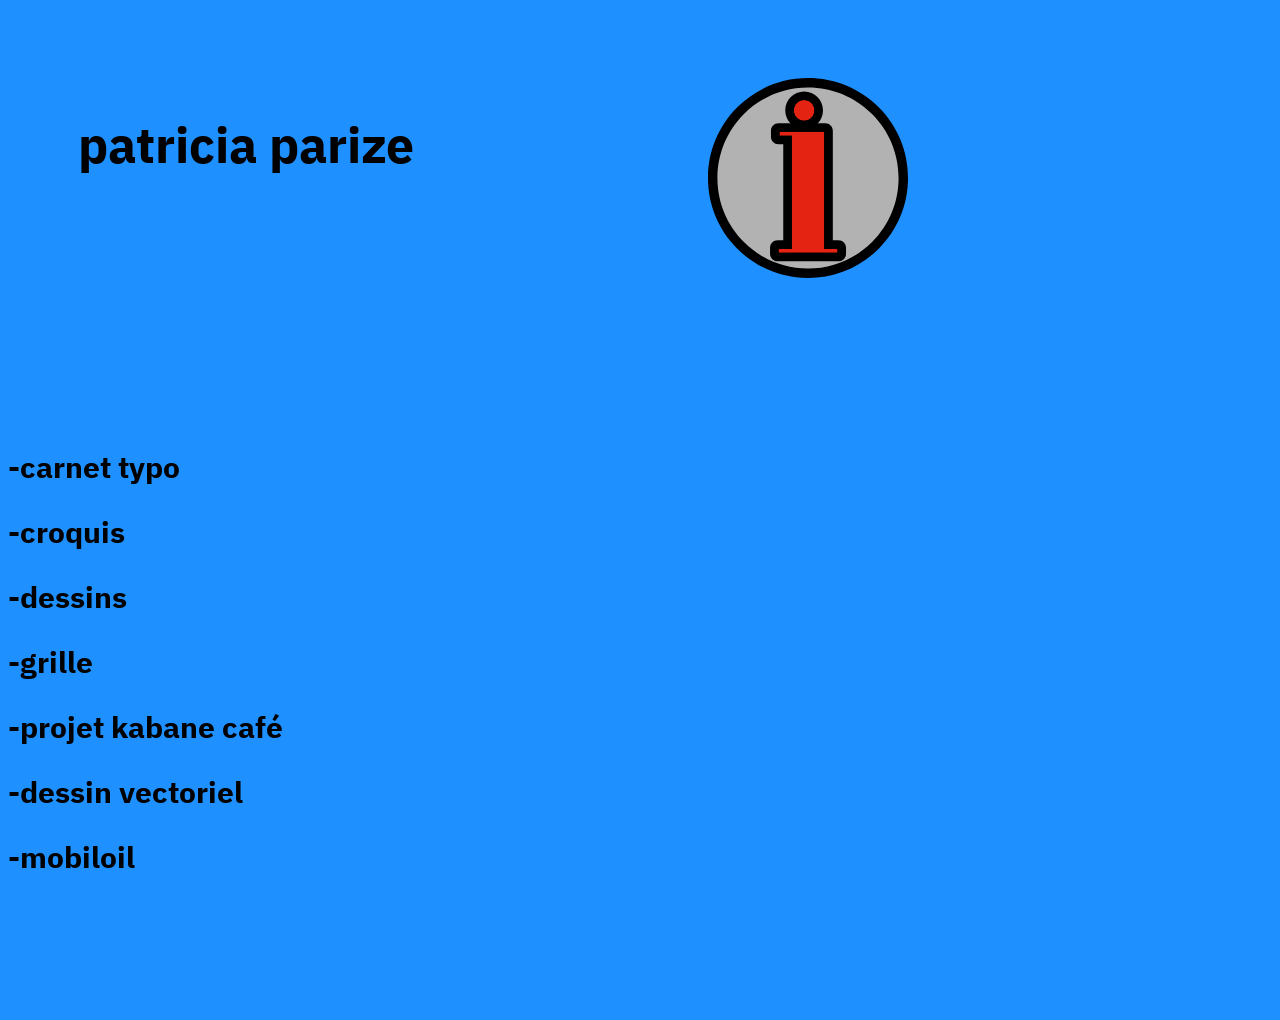
<file: index.html>
<!DOCTYPE html>
<html lang="fr">
    <head>
        <meta name="viewport" content="width=device-width, initial-scale=1.0">
         <link rel="stylesheet" href="style.css">
        
        <title>portfolio</title>
          <link rel="shortcut icon" href="icons/icon1.svg">
        <meta charset="UTF-8">
    
    </head>
       
    
     <body >   
      <header>
        <h1> patricia parize</h1>
        <a id="p2" href="about.html"><img src="icons/icon2.svg" alt="icon2.svg" width="200" height="200"></a>
      </header>
     
  <main>

        <br>
        <a class="home-link" href="carnet-typo.html">-carnet typo</a>
        <br>
        <a class="home-link" href="croquis.html">-croquis</a>
        <br>
        <a class="home-link"  href="dessins.html">-dessins</a>
        <br>
        <a class="home-link"  href="grids.html">-grille</a>
        <br>
        <a class="home-link"  href="kabane-cafe.html">-projet kabane café</a>
        <br>
        <a class="home-link" href="dessin-vectoriel.html">-dessin vectoriel</a>
        <br>
        <a class="home-link"  href="mobiloil-font.html">-mobiloil</a>

        <br>
        <br>
        <br>
        
    
  </main>
  

</body>
</html>
</file>
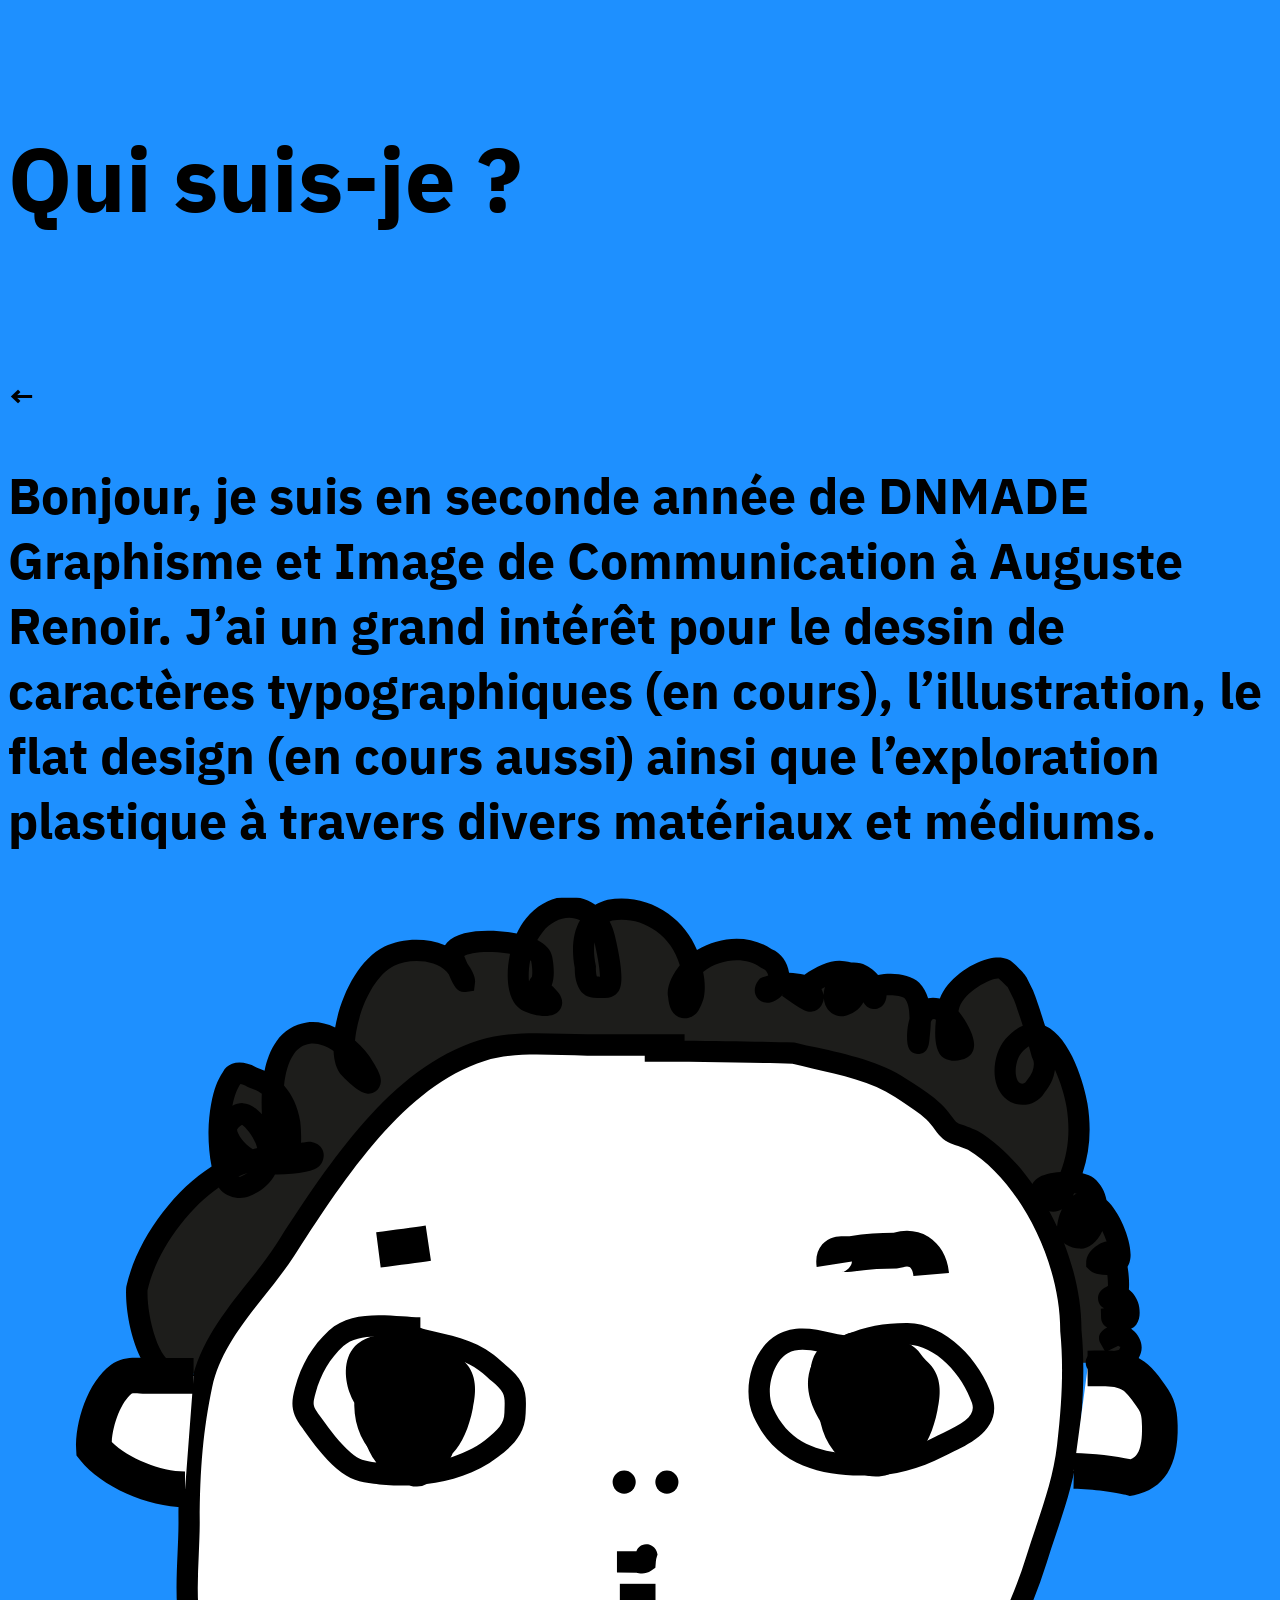
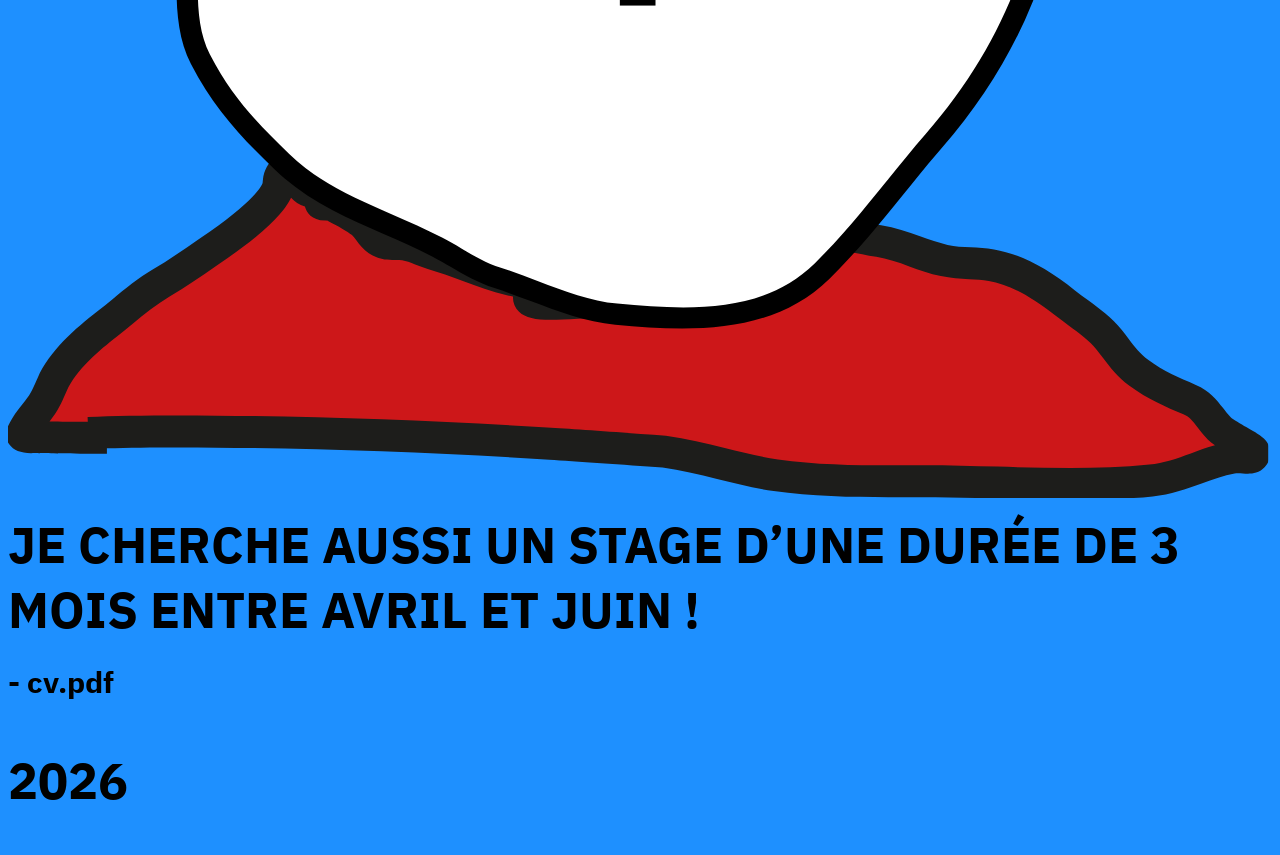
<file: about.html>
<!DOCTYPE html>
<html lang="en">
<head>
    <meta charset="UTF-8">
    <meta name="viewport" content="width=device-width, initial-scale=1.0">
    <link rel="stylesheet" href="style.css">
    <title>about</title>

    <link rel="shortcut icon" href="icons/icon1.svg">
    
</head>
<body>

<h4>Qui suis-je ?</h4>
<a href="index.html" class="flèche-1">←</a>
<h2>

Bonjour, je suis en seconde année de DNMADE Graphisme et Image de Communication à Auguste Renoir. J’ai un grand intérêt pour le dessin de caractères typographiques (en cours), l’illustration, le flat design (en cours aussi) ainsi que l’exploration   plastique à travers divers matériaux et médiums. </h2>

<img src="icons/icone-about.svg" alt="carnet typo"> 
<br>
JE CHERCHE AUSSI UN STAGE D’UNE DURÉE DE 3 MOIS ENTRE AVRIL ET JUIN !
<br>
 <a class="home-link" href="pro-liens/CV-v3.pdf"> - cv.pdf</a>

  
<br>
<h2>2026</h2>

</body>
</html>
</file>
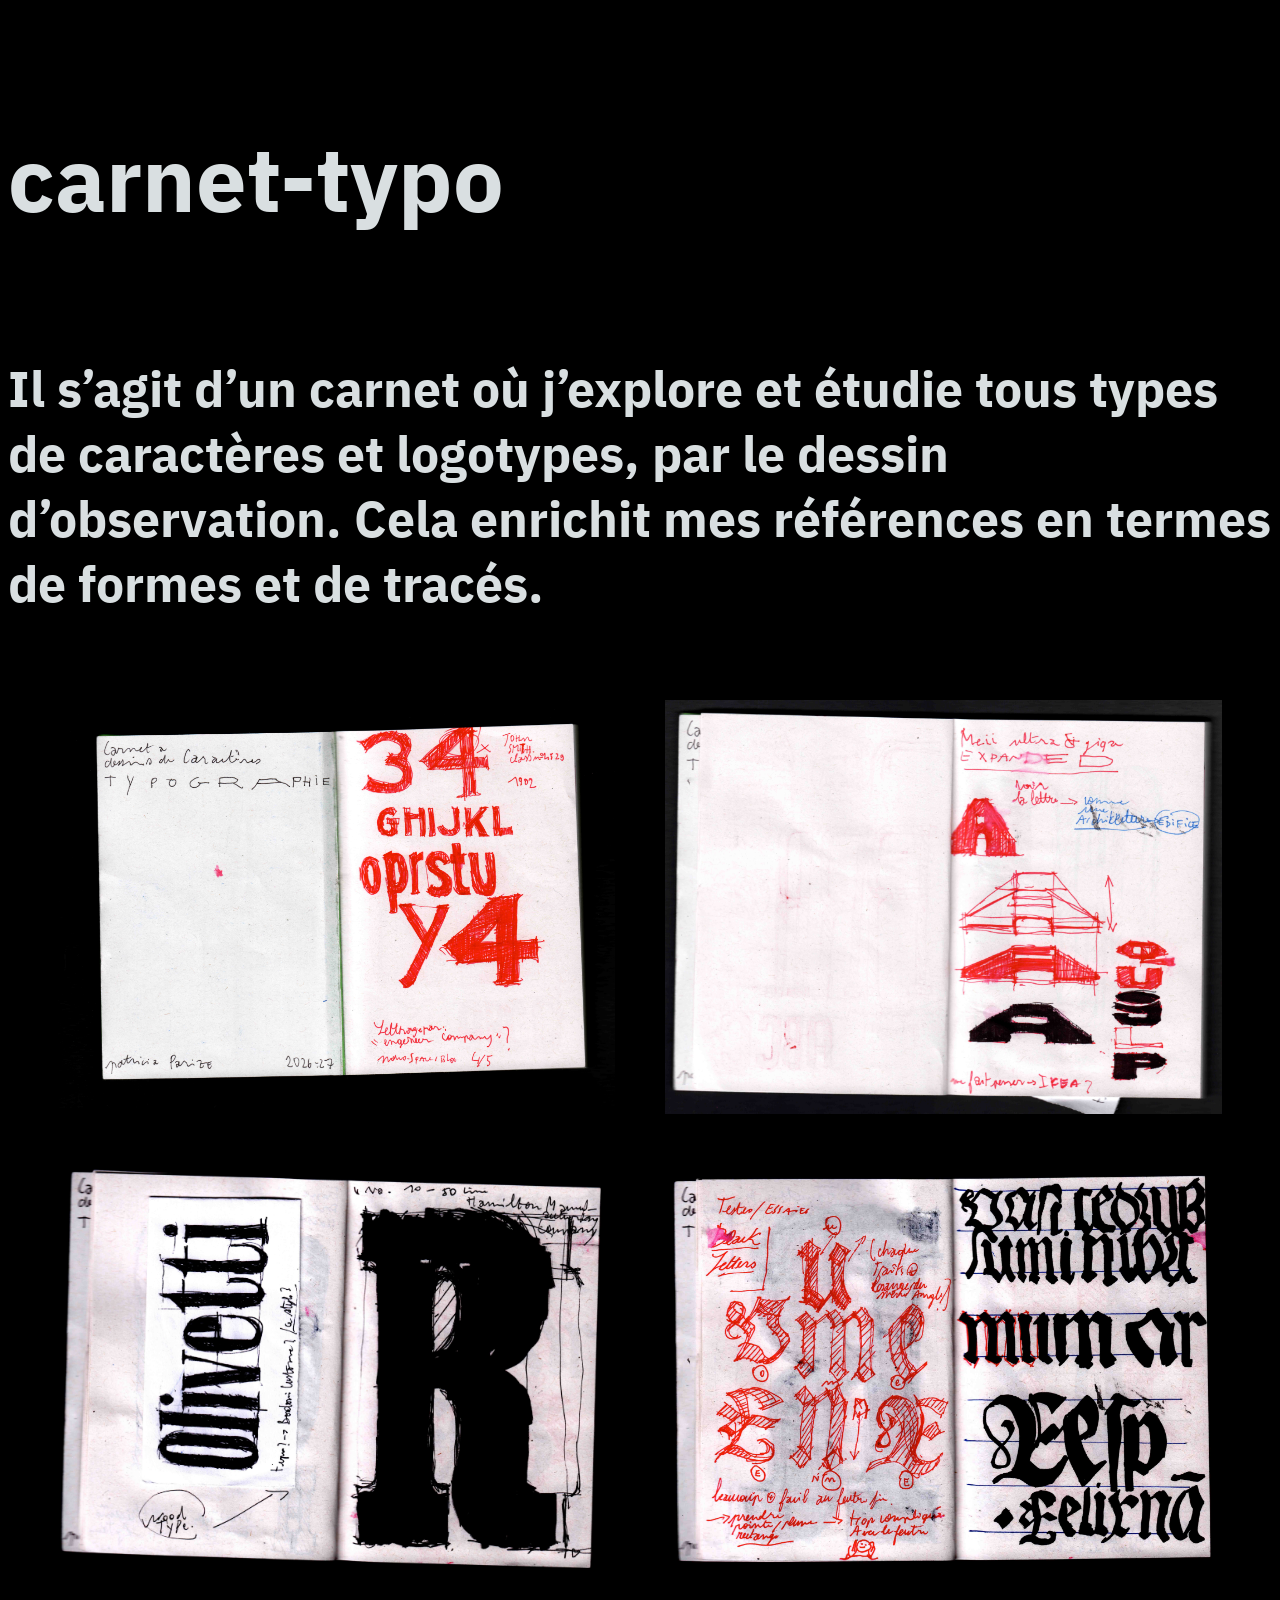
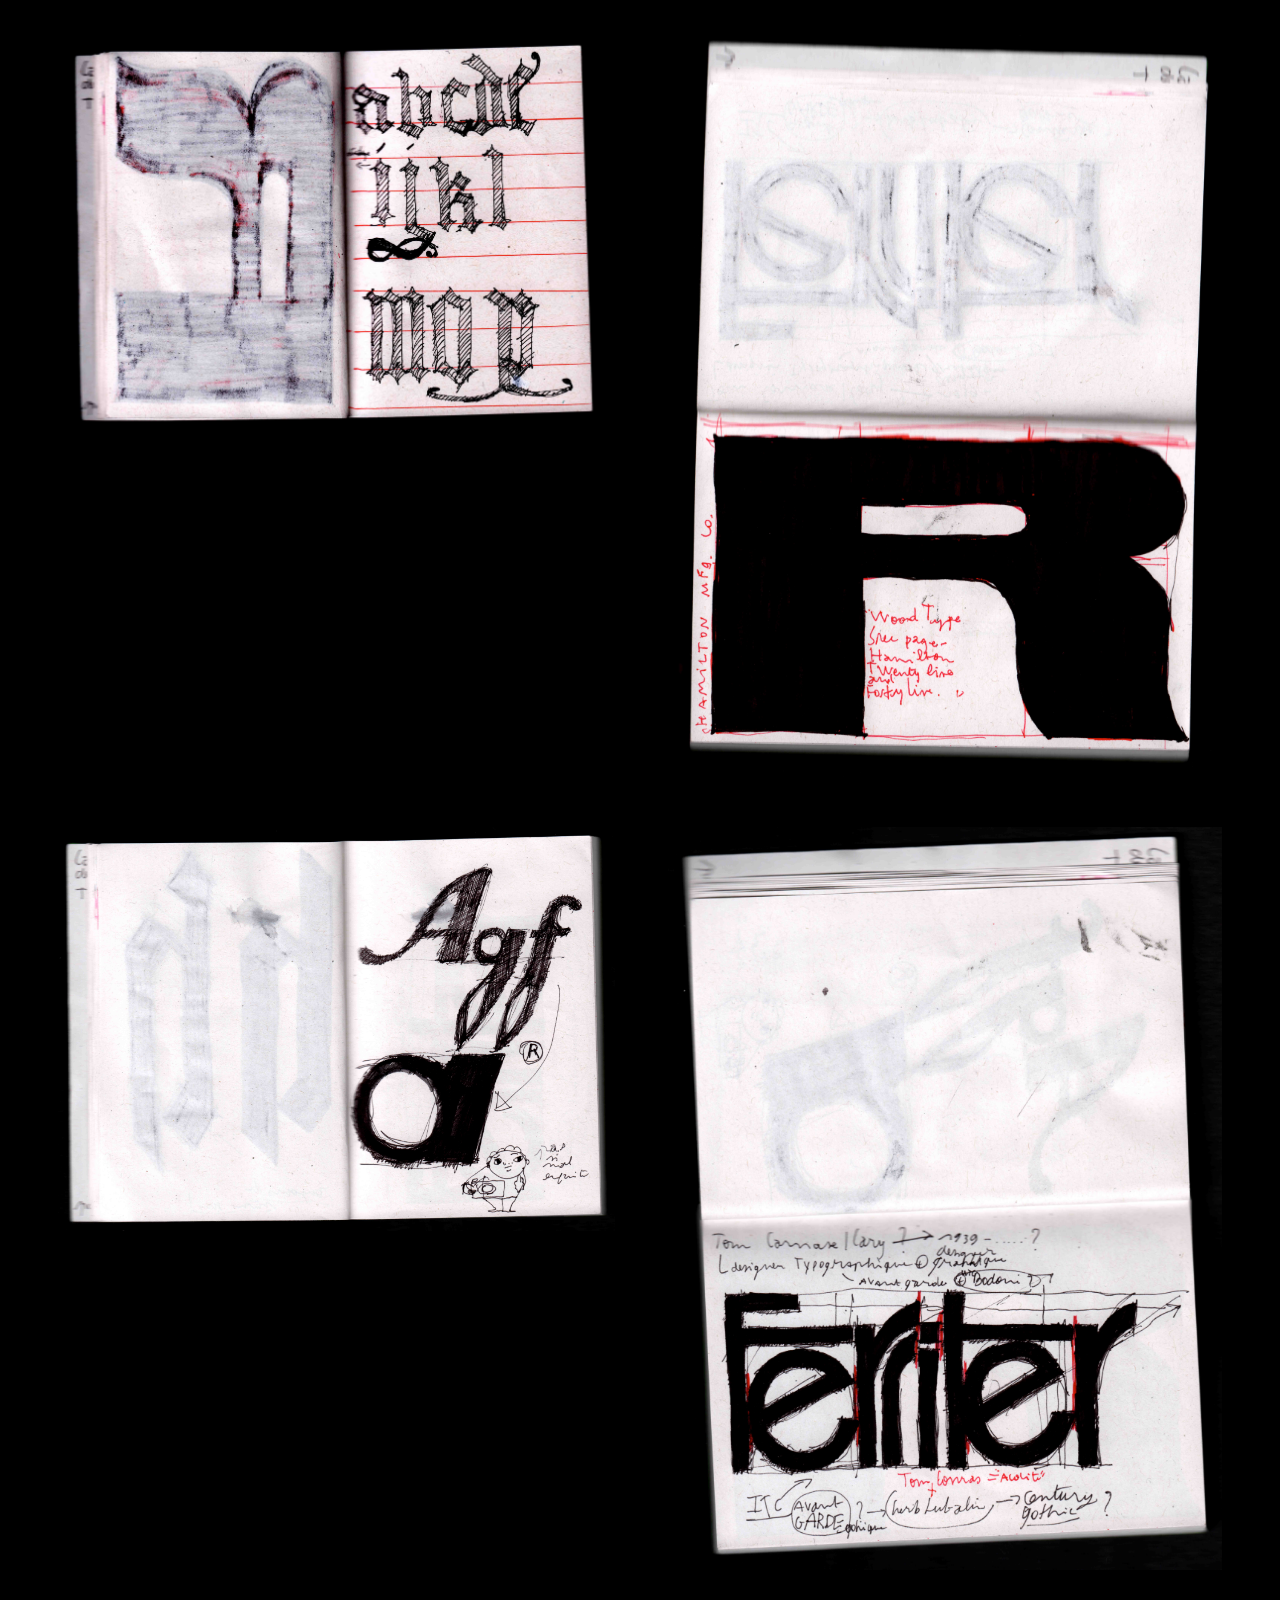
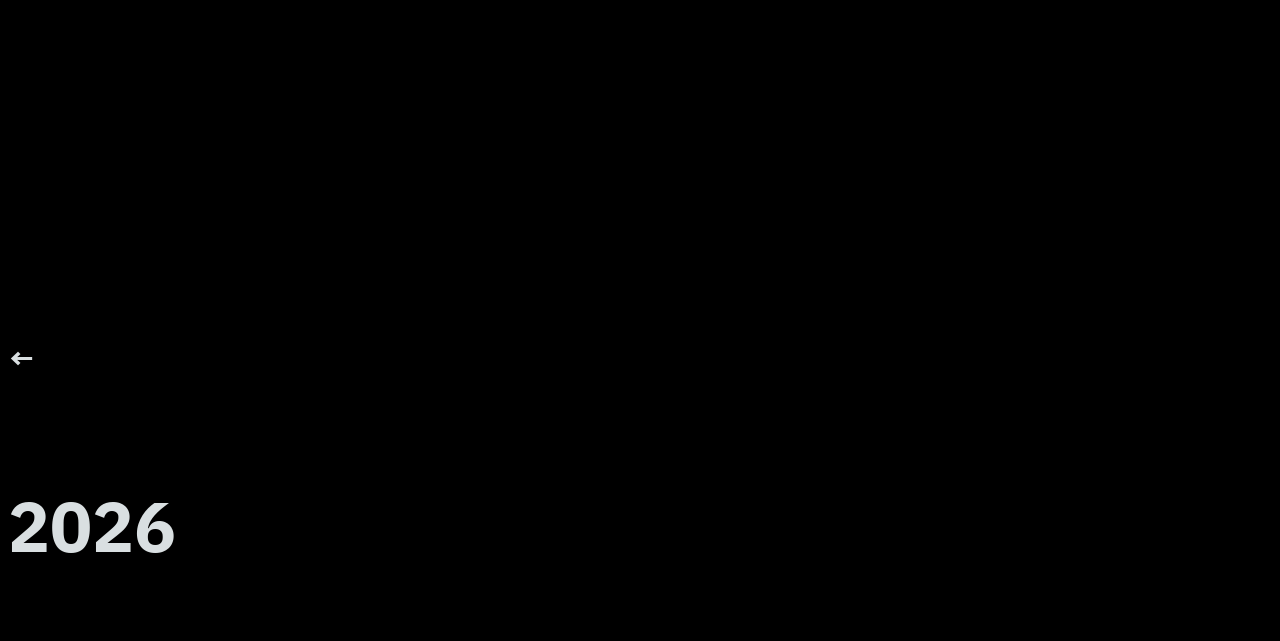
<file: carnet-typo.html>
<!DOCTYPE html>
<html lang="fr">
<head>
    <meta charset="UTF-8">
    <meta name="viewport" content="width=device-width, initial-scale=1.0">
    <link rel="stylesheet" href="style.css">
    <title>carnet-typo</title>

    <link rel="shortcut icon" href="icons/icon1.svg">

</head>
<body class="fond-noir">
    
    <h4>carnet-typo</h4>
        <h1>
          Il s’agit d’un carnet où j’explore et étudie tous types de caractères et logotypes, par le dessin d’observation. Cela enrichit mes références en termes de formes et de tracés.
        </h1>
    <div class="grid">
    <img src="imgs/carnet-typo-bis/1bis.jpg" alt="carnet typo">
    <img src="imgs/carnet-typo-bis/2bis.jpg" alt="carnet typo">
    <img src="imgs/carnet-typo-bis/3bis.jpg" alt="carnet typo">
    <img src="imgs/carnet-typo-bis/4bis.jpg" alt="carnet typo">
    <img src="imgs/carnet-typo-bis/5bis.jpg" alt="carnet typo">
    <img src="imgs/carnet-typo-bis/6bis.jpg" alt="carnet typo">
    <img src="imgs/carnet-typo-bis/7bis.jpg" alt="carnet typo">
    <img src="imgs/carnet-typo-bis/9bis.jpg" alt="carnet typo">
    </div>
<br>
<a href="index.html" class="flèche">←</a>
<br>
<h3>2026</h3>

</body>
</html>
</file>
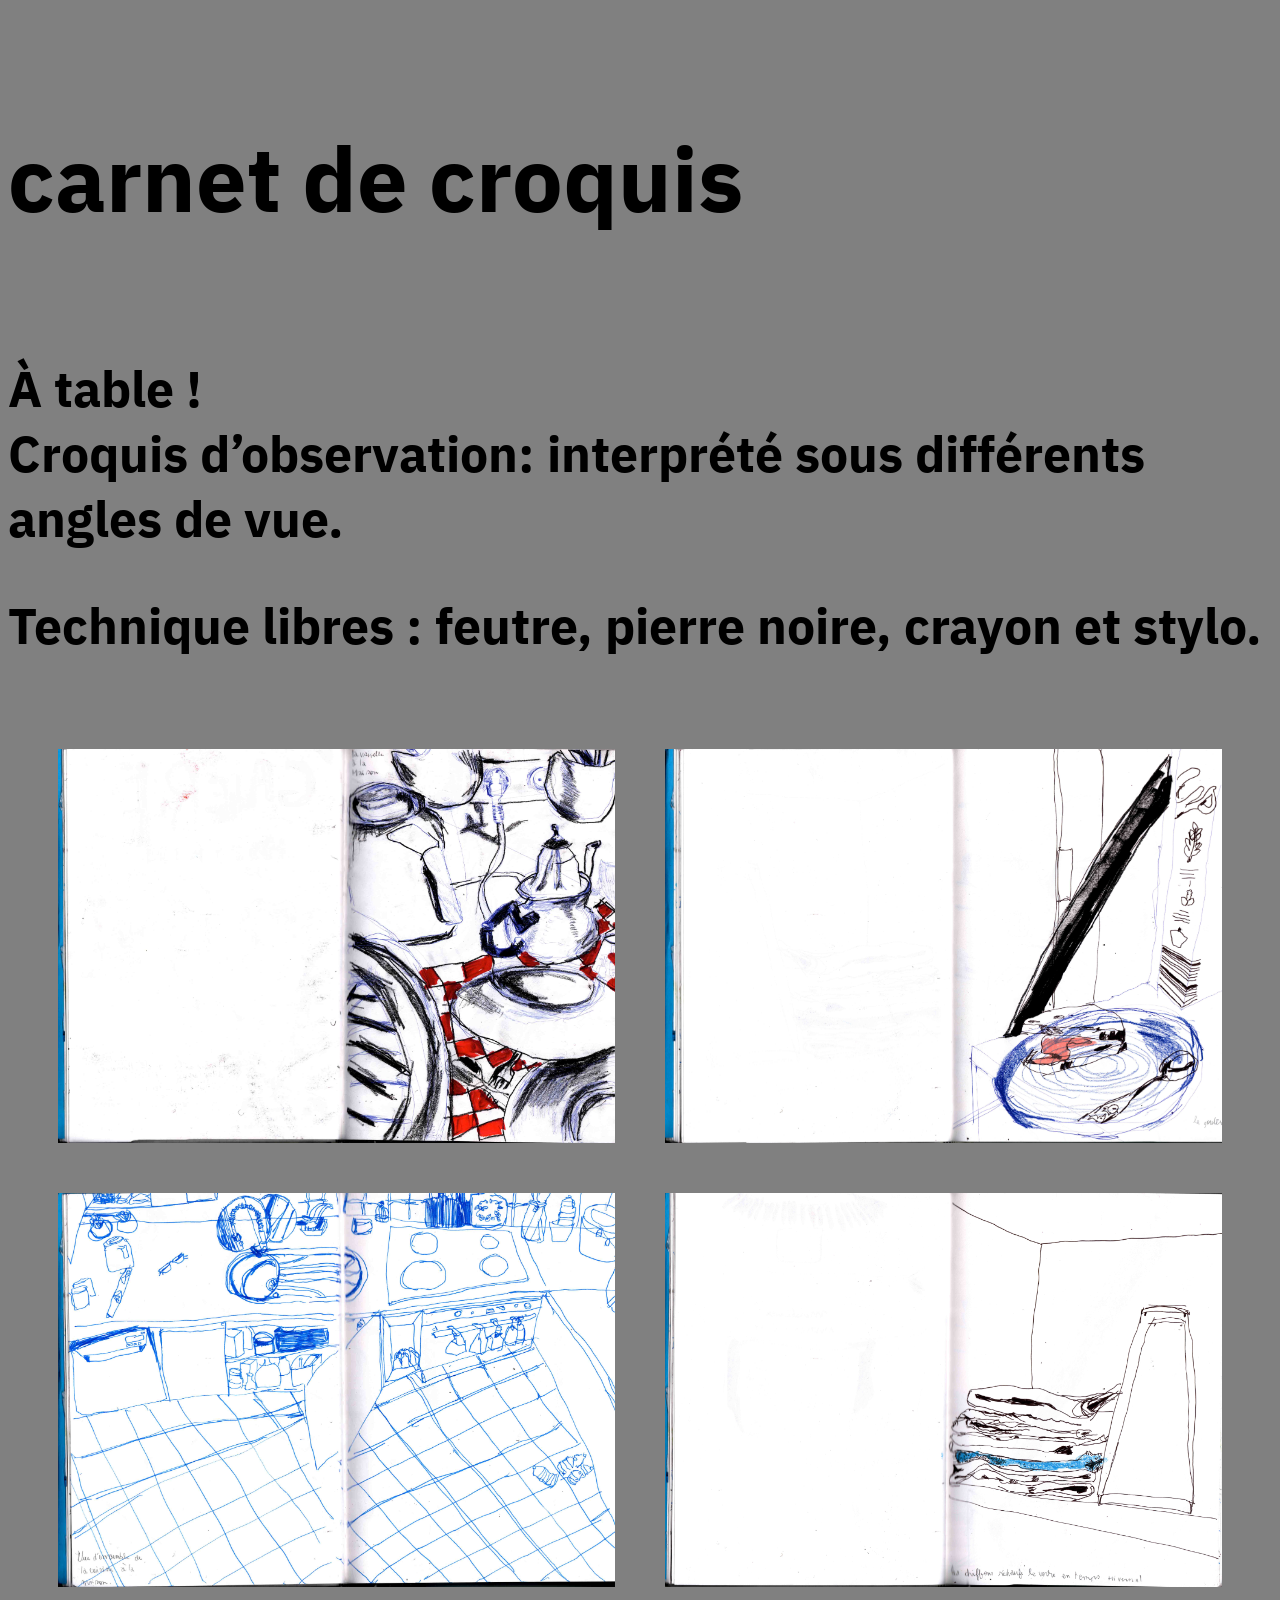
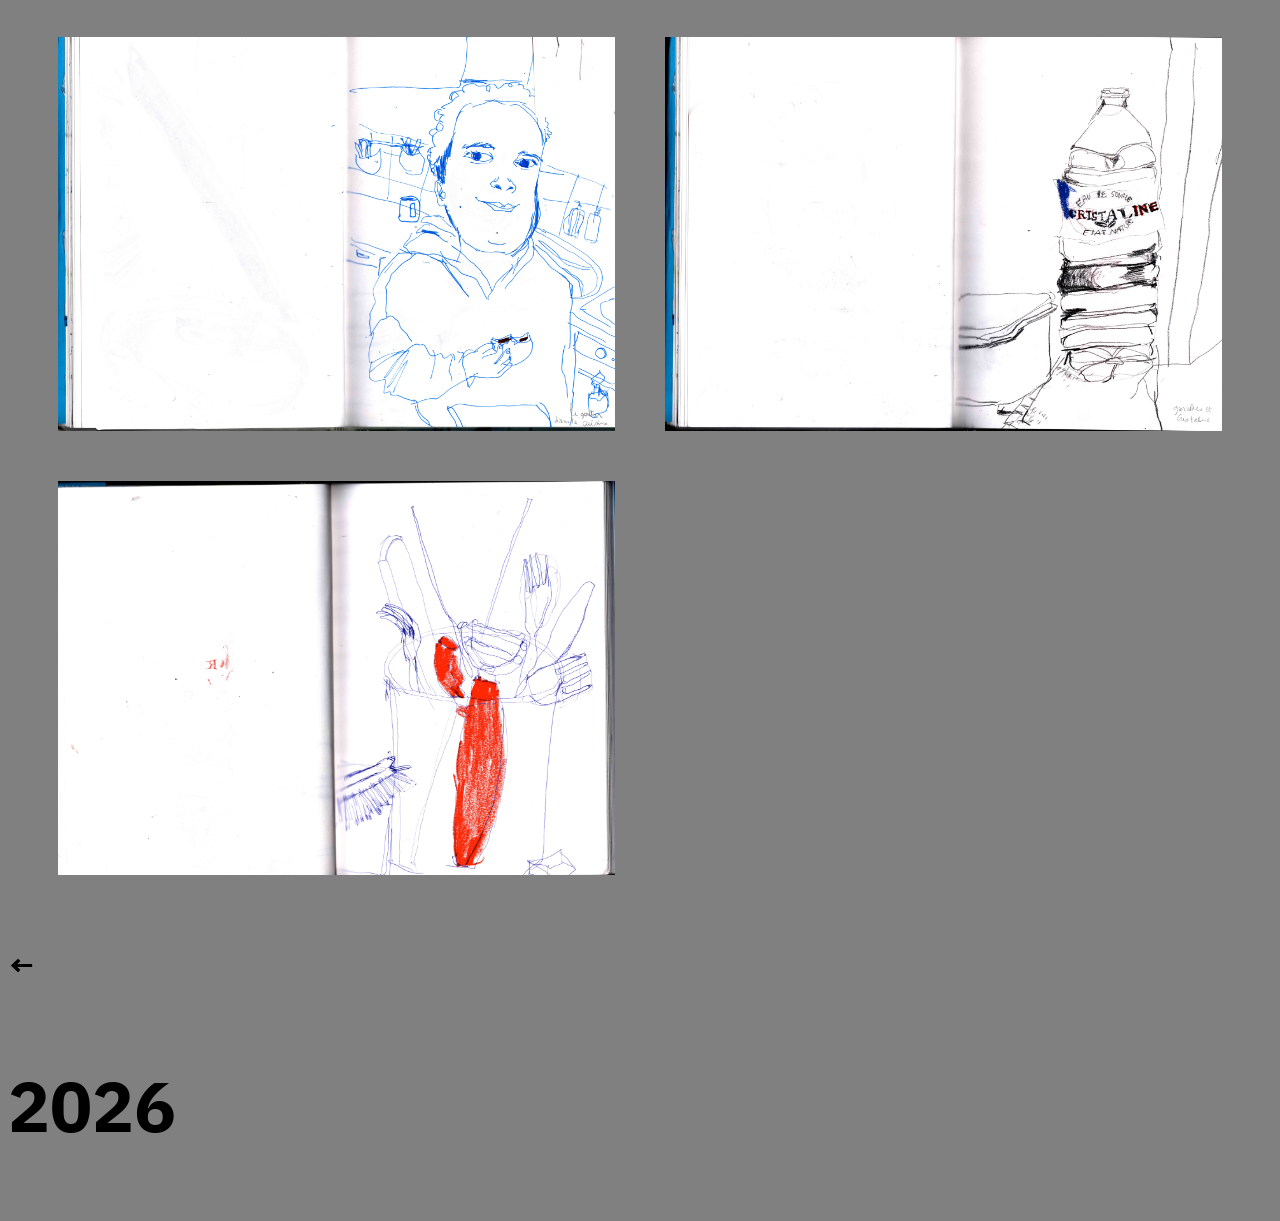
<file: croquis.html>
<!DOCTYPE html>
<html lang="fr">
<head>
    <meta charset="UTF-8">
    <meta name="viewport" content="width=device-width, initial-scale=1.0">
     <link rel="stylesheet" href="style.css">
    <title>croquis</title>
</head>
<body class="croquis">
    
   <h4>carnet de croquis</h4>
   <h2>
<h2>À table !
<br>
Croquis d’observation:
interprété sous différents angles de vue.
<h2>
Technique libres : feutre, pierre noire, crayon et stylo. 
   </h2>
 <div class="grid">
    <img src="imgs/croquis-bis/1bis.jpg" alt="carnet typo">
    <img src="imgs/croquis-bis/7bis.jpg" alt="carnet typo">
    <img src="imgs/croquis-bis/4bis.jpg" alt="carnet typo">
    <img src="imgs/croquis-bis/6bis.jpg" alt="carnet typo">
    <img src="imgs/croquis-bis/8bis.jpg" alt="carnet typo">
    <img src="imgs/croquis-bis/9bis.jpg" alt="carnet typo">
    <img src="imgs/croquis-bis/10bis.jpg" alt="carnet typo">
</div>
<a href="index.html" class="flèche-1">←</a>
<br>
<h3>2026</h3>

</body>
</html>
</file>
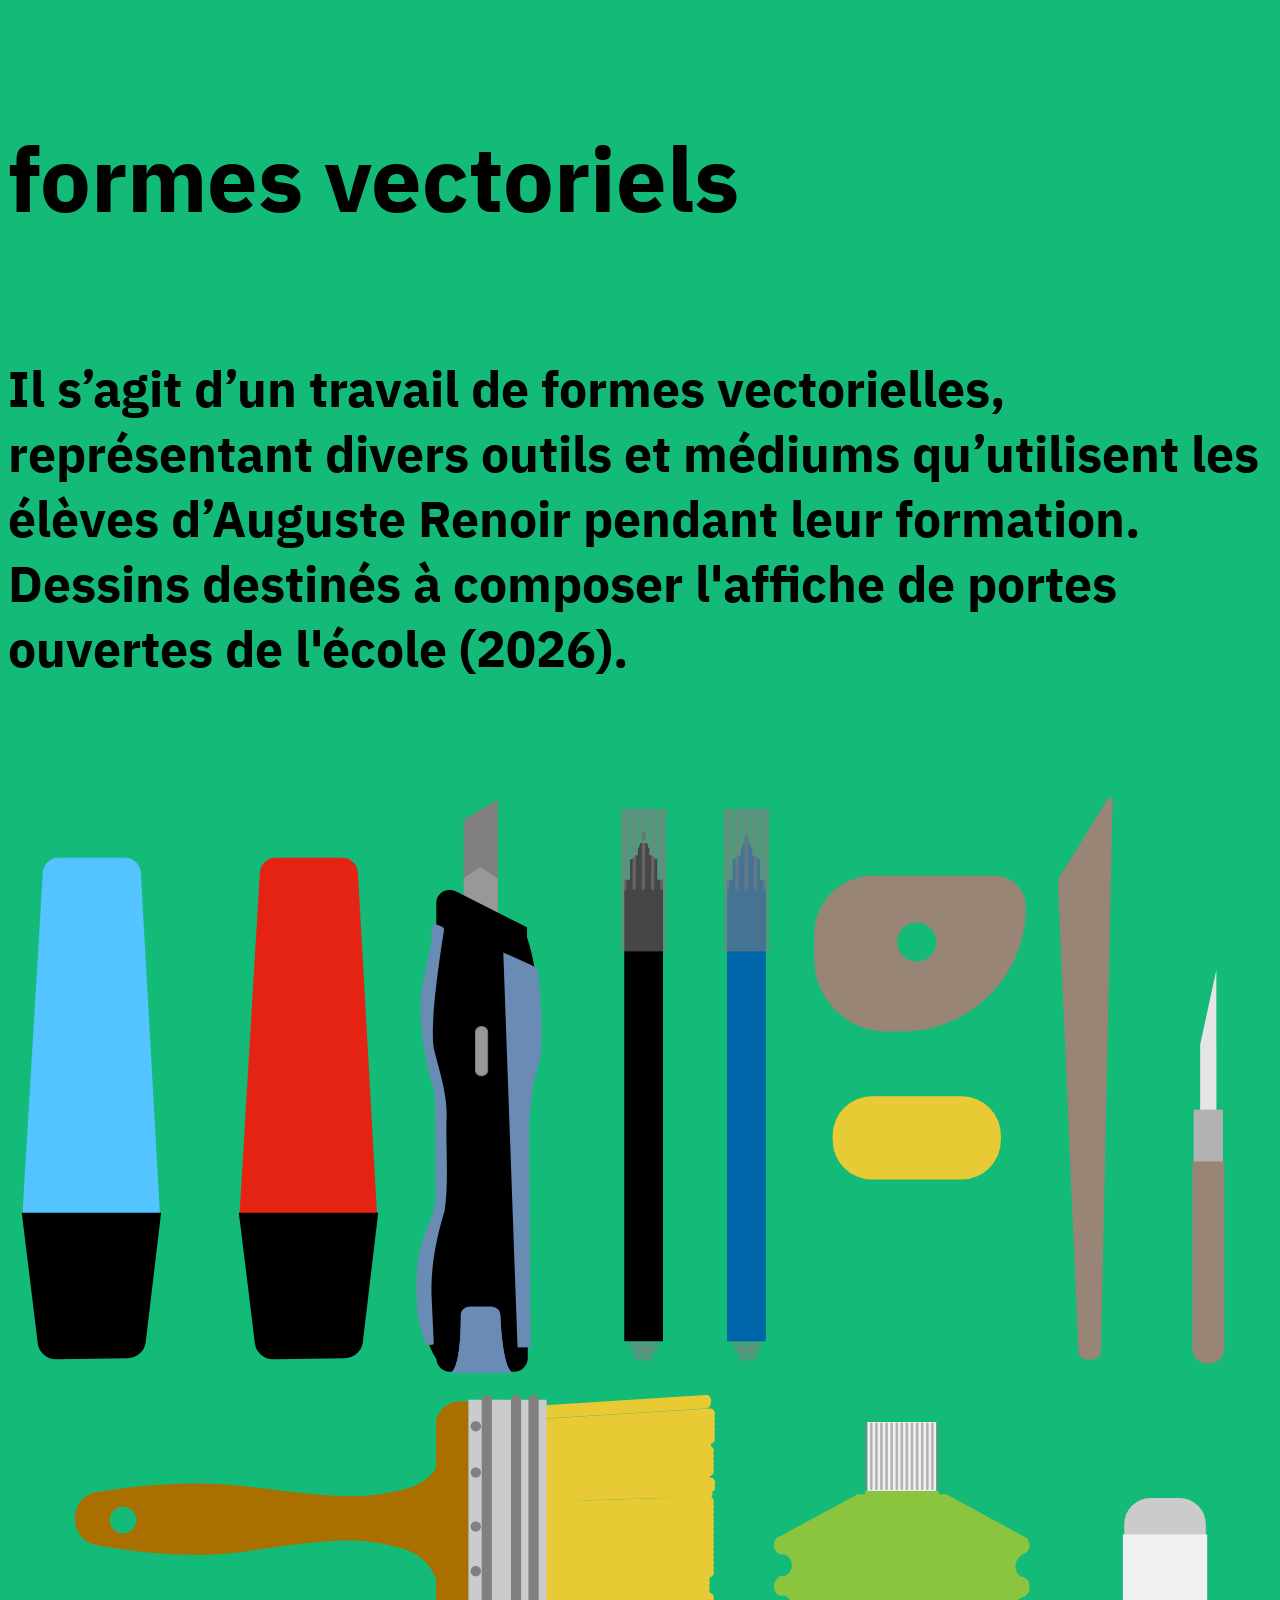
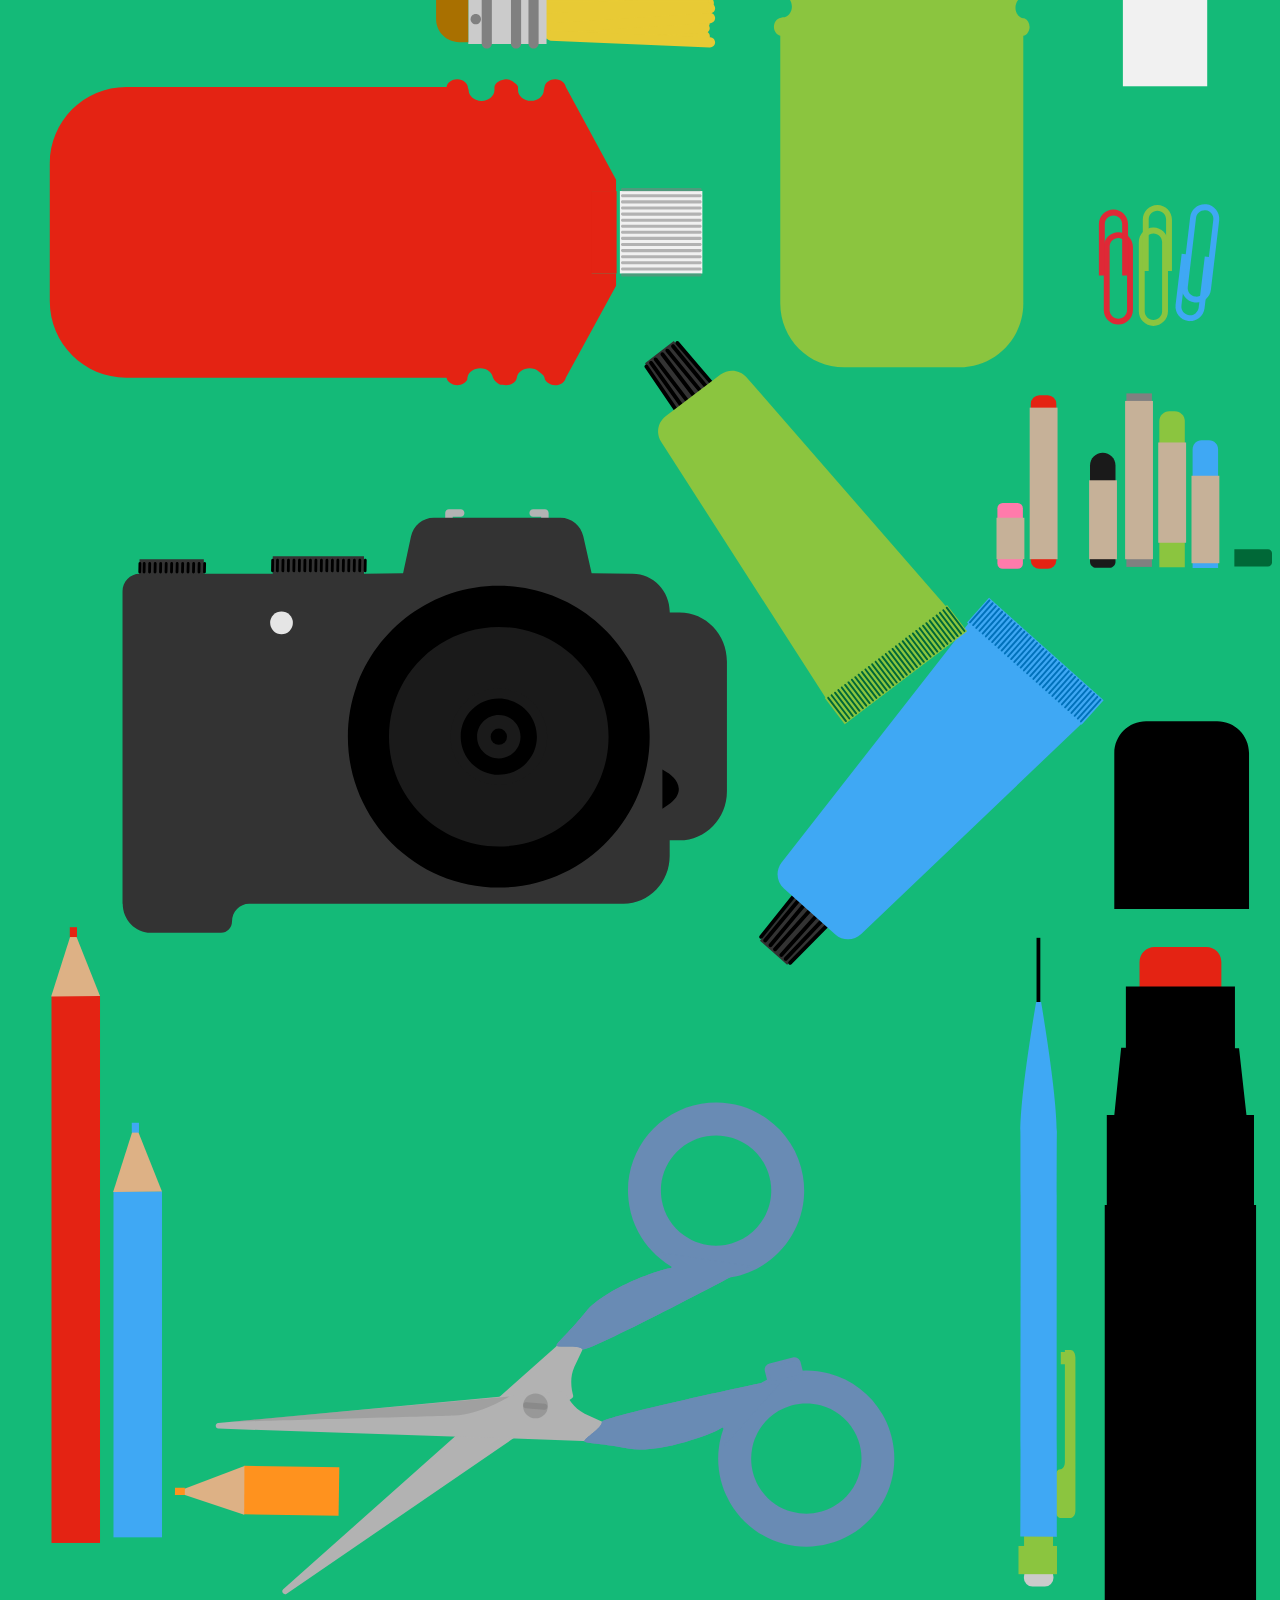
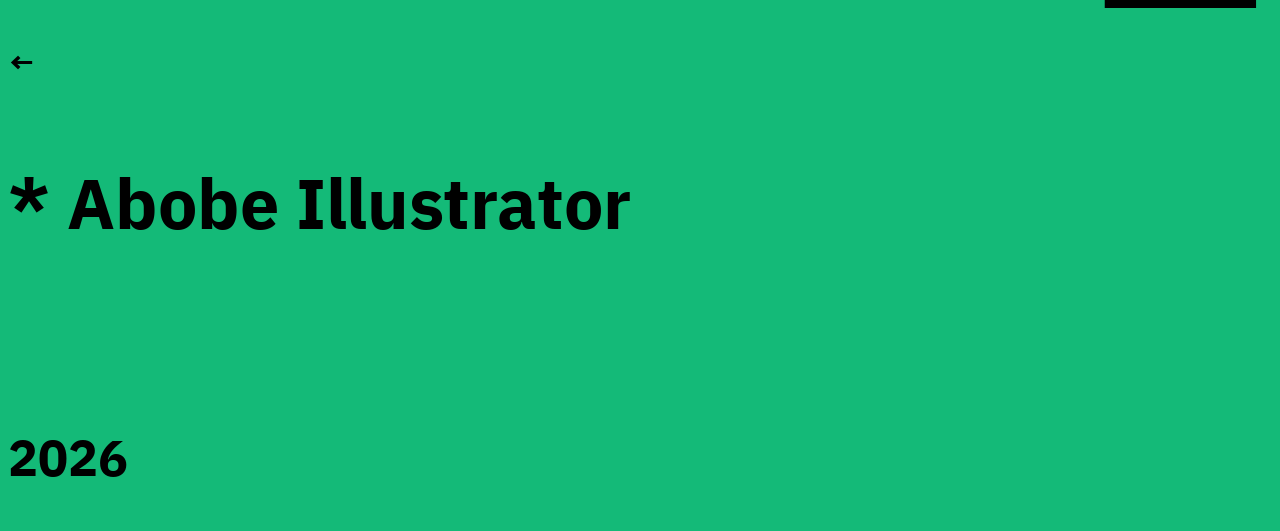
<file: dessin-vectoriel.html>
<!DOCTYPE html>
<html lang="fr">
<head>
    <meta charset="UTF-8">
    <meta name="viewport" content="width=device-width, initial-scale=1.0">
    <link rel="stylesheet" href="style.css">

     <link rel="shortcut icon" href="icons/icon1.svg">
    
    <title>dessins-vectoriel</title>

</head> 
<body class="dessins-vectoriel"> 
<h4>
formes vectoriels
</h4>

<h2>
Il s’agit d’un travail de formes vectorielles, représentant divers outils et médiums qu’utilisent les élèves d’Auguste Renoir pendant leur formation.
<br>
Dessins destinés à composer l'affiche de portes ouvertes de l'école (2026).
</h2 >

<br>
<img src="icons/icones-portes-ouvertes.svg">
<br>
<a href="index.html" class="flèche-1">←</a>

<h3 class light>
* Abobe Illustrator
</h3>
<br>
<h2>2026</h2>

</body>

</html>
</file>
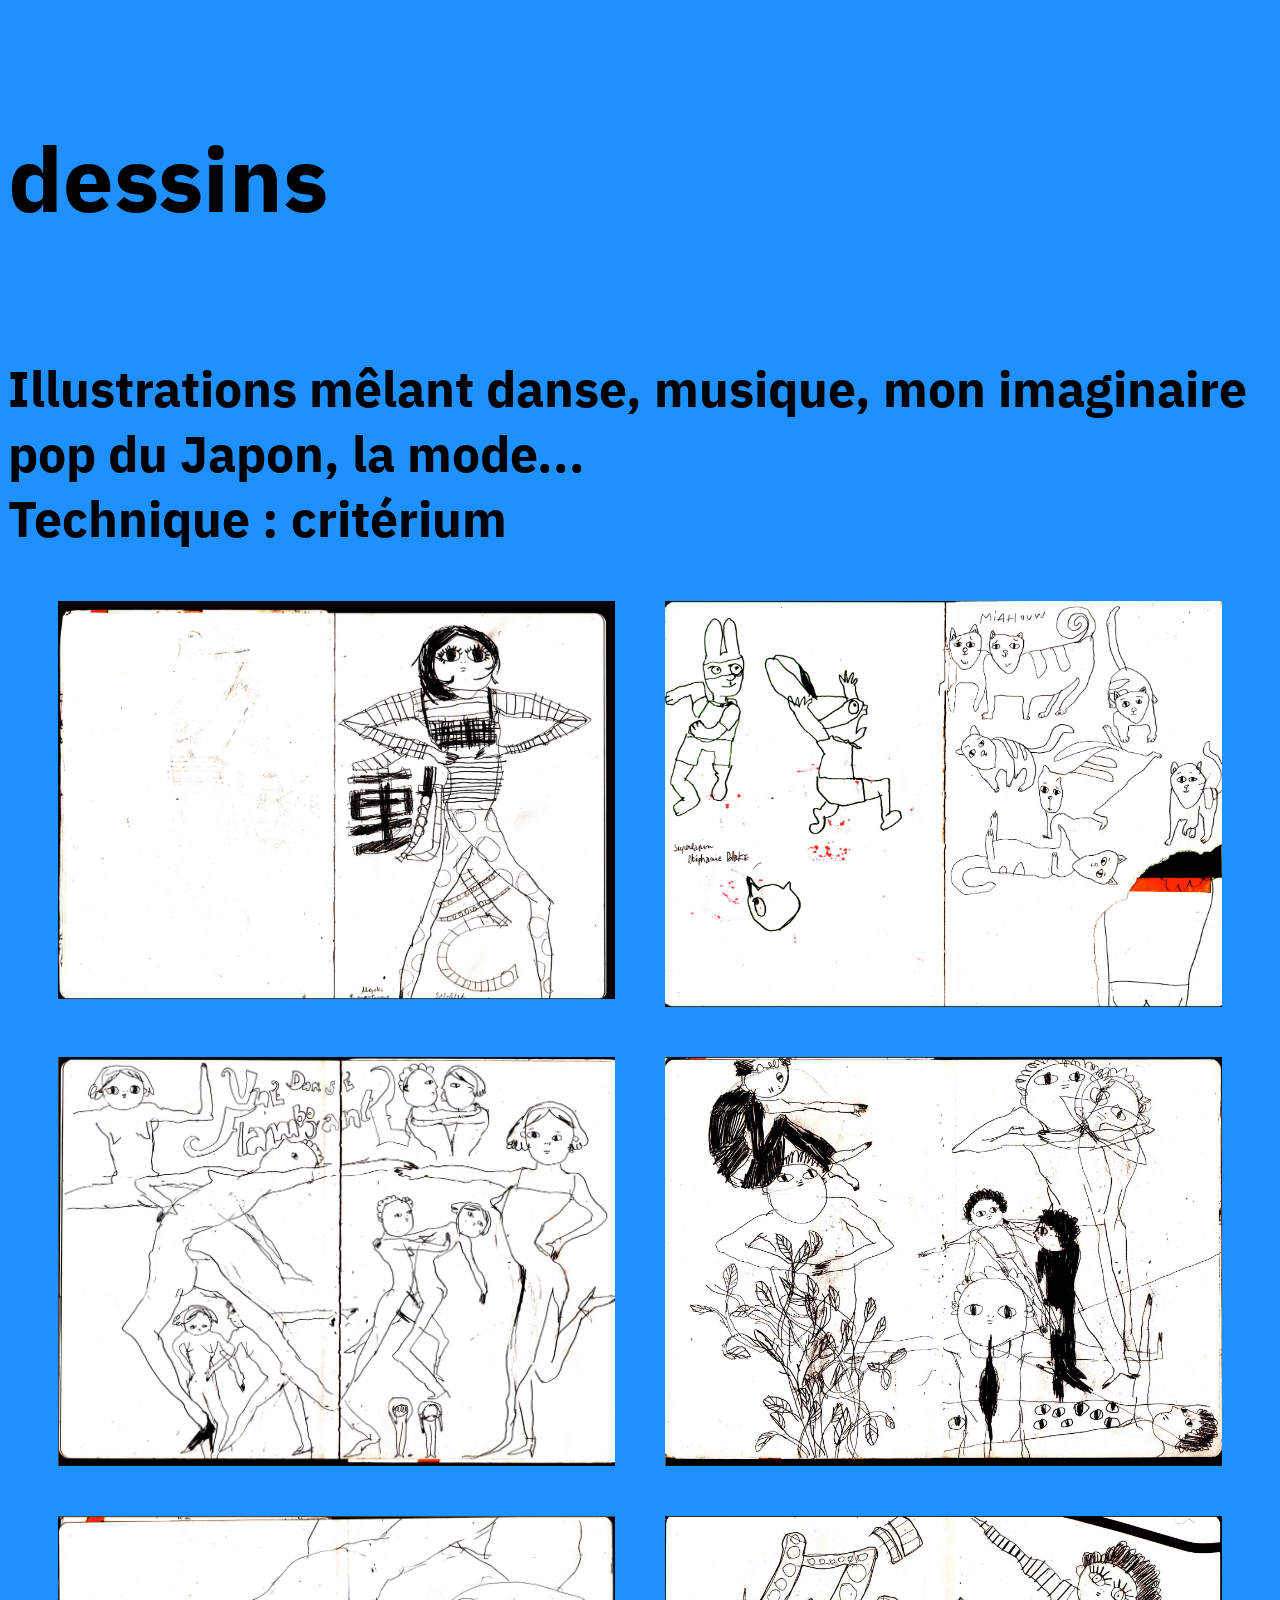
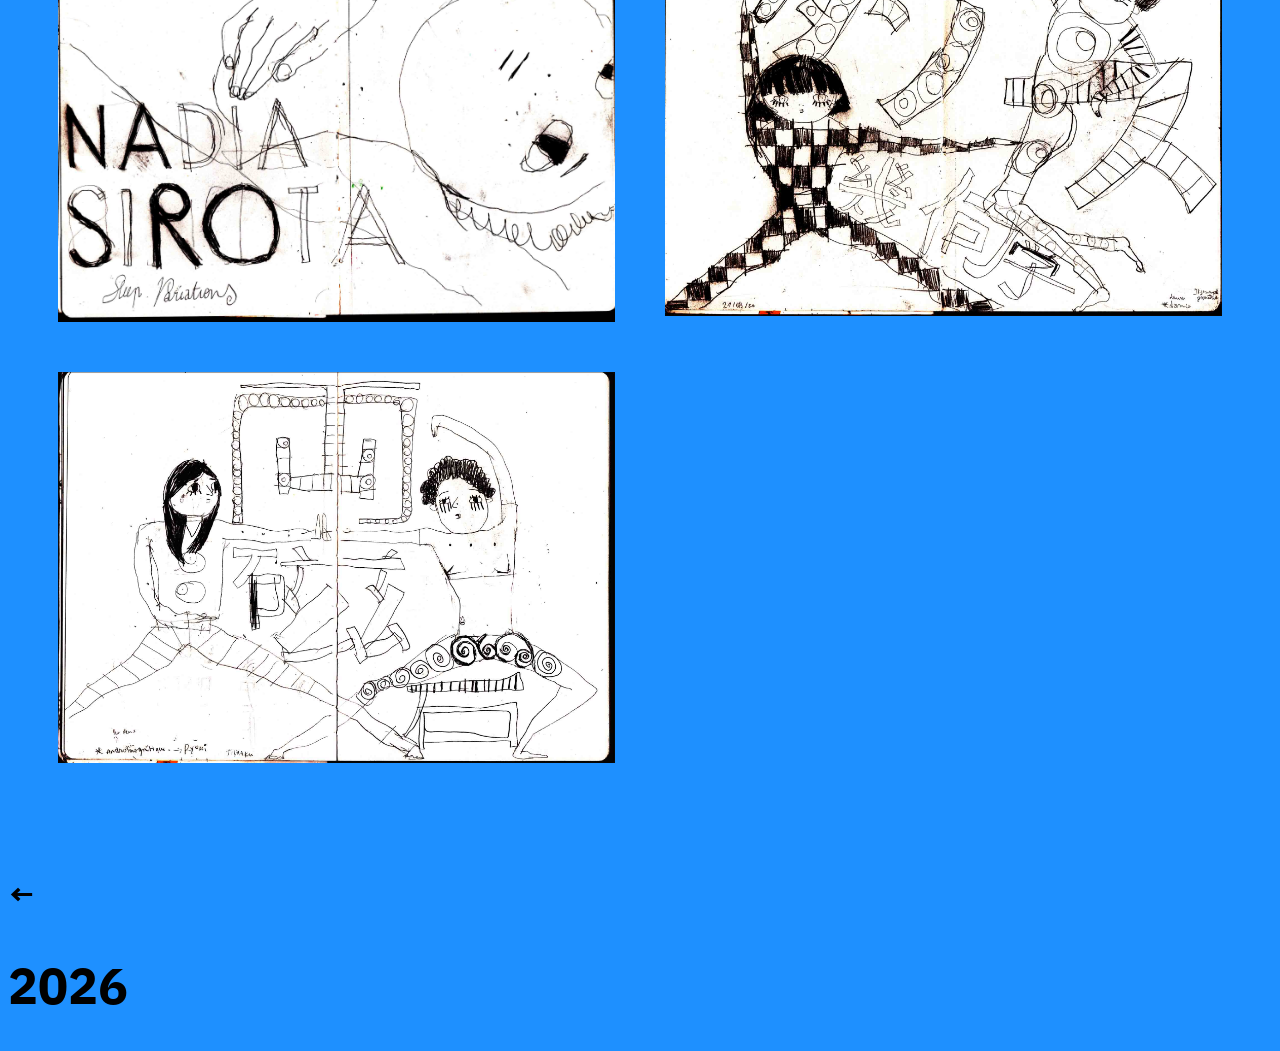
<file: dessins.html>
<!DOCTYPE html>
<html lang="fr">
<head>
    <meta charset="UTF-8">
    <meta name="viewport" content="width=device-width, initial-scale=1.0">
    <link rel="stylesheet" href="style.css">
    <title>dessins</title>
    
    <link rel="shortcut icon" href="icons/icon1.svg">
    
</head>
<body>
    
<h4>dessins</h4>

<h2>
    Illustrations mêlant danse, musique, mon imaginaire pop du Japon, la mode...
   <br>
    Technique : critérium

 <div class="grid">
    <img src="imgs/dessins-bis/1bis.jpg" alt="carnet typo">
    <img src="imgs/dessins-bis/2bis.jpg" alt="carnet typo">
    <img src="imgs/dessins-bis/7bis.jpg" alt="carnet typo">
    <img src="imgs/dessins-bis/10bis.jpg" alt="carnet typo">
    <img src="imgs/dessins-bis/11bis.jpg" alt="carnet typo">
    <img src="imgs/dessins-bis/16bis.jpg" alt="carnet 
    typo">
    <img src="imgs/dessins-bis/18bis.jpg" alt="carnet typo">
 </div>
</h2>
 <a href="index.html" class="flèche-1">←</a>
<br>
<h1>2026</h1>

</body>
</html>
</file>
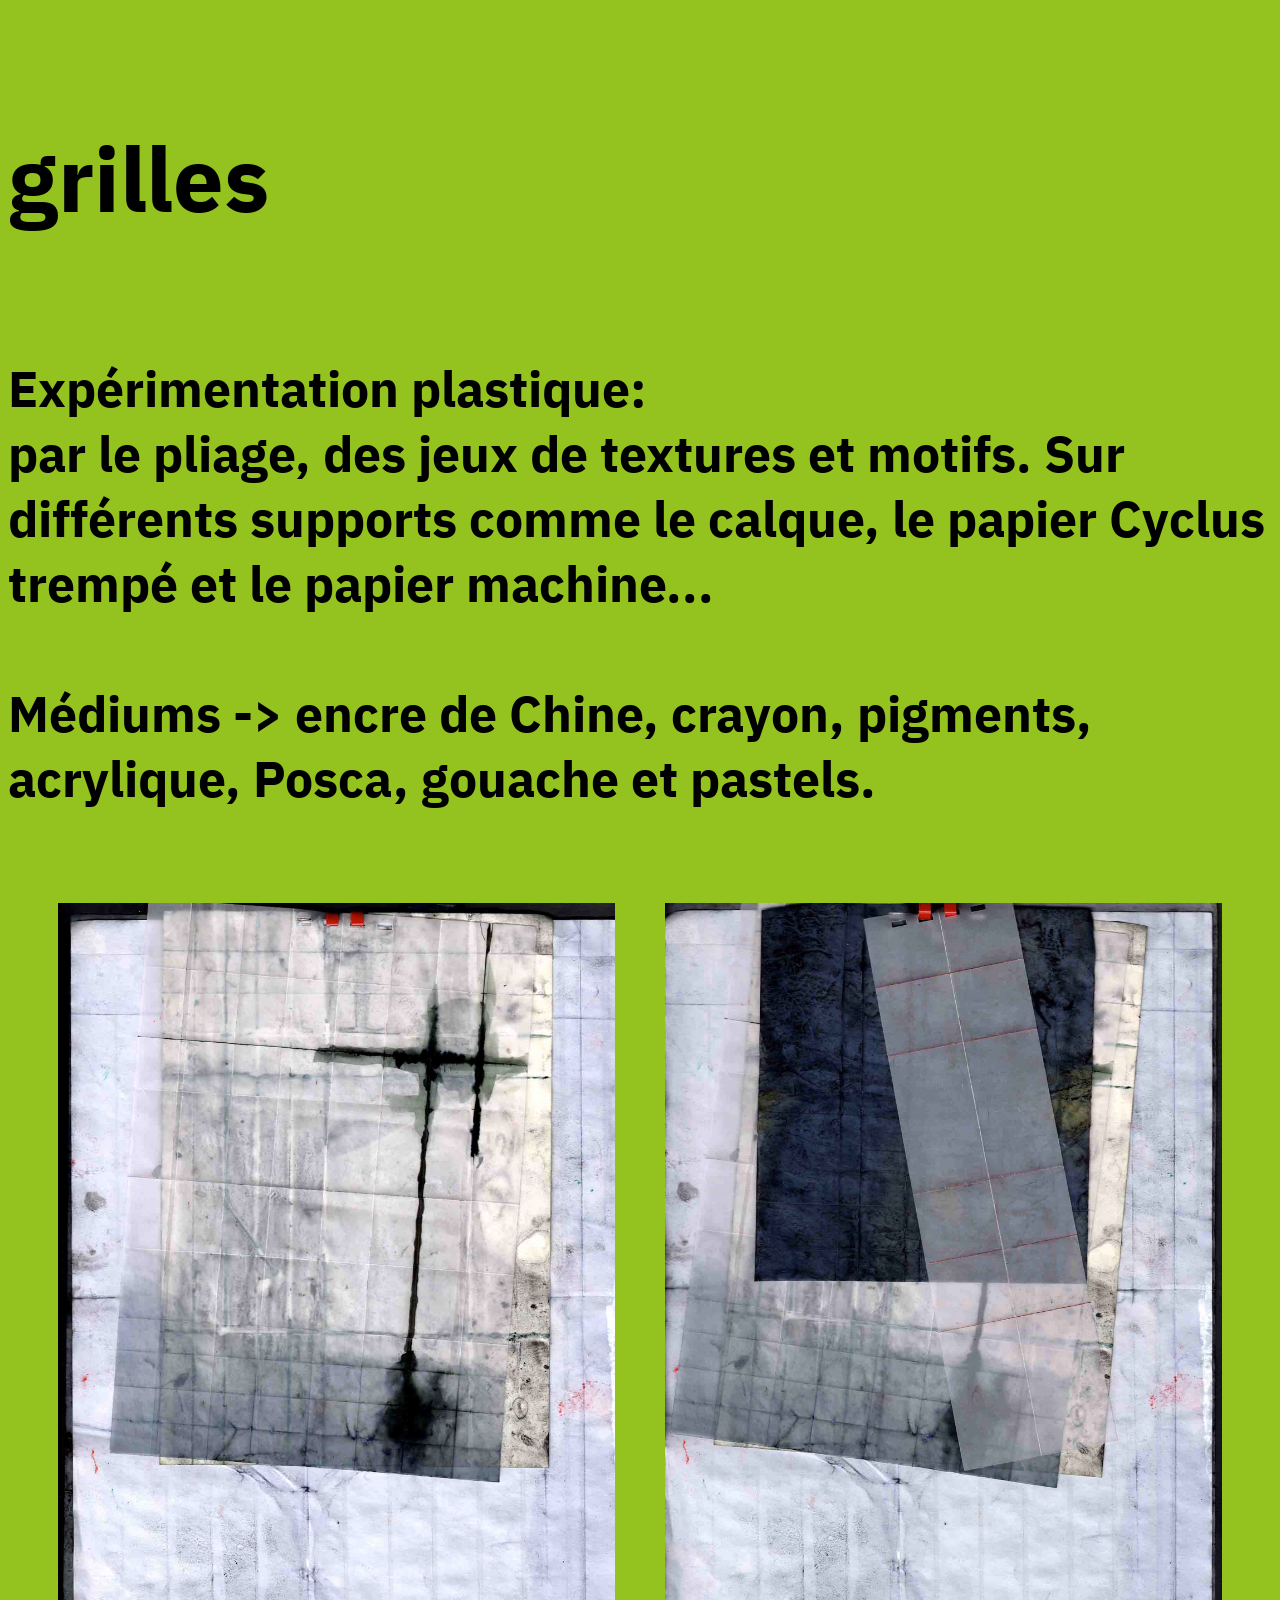
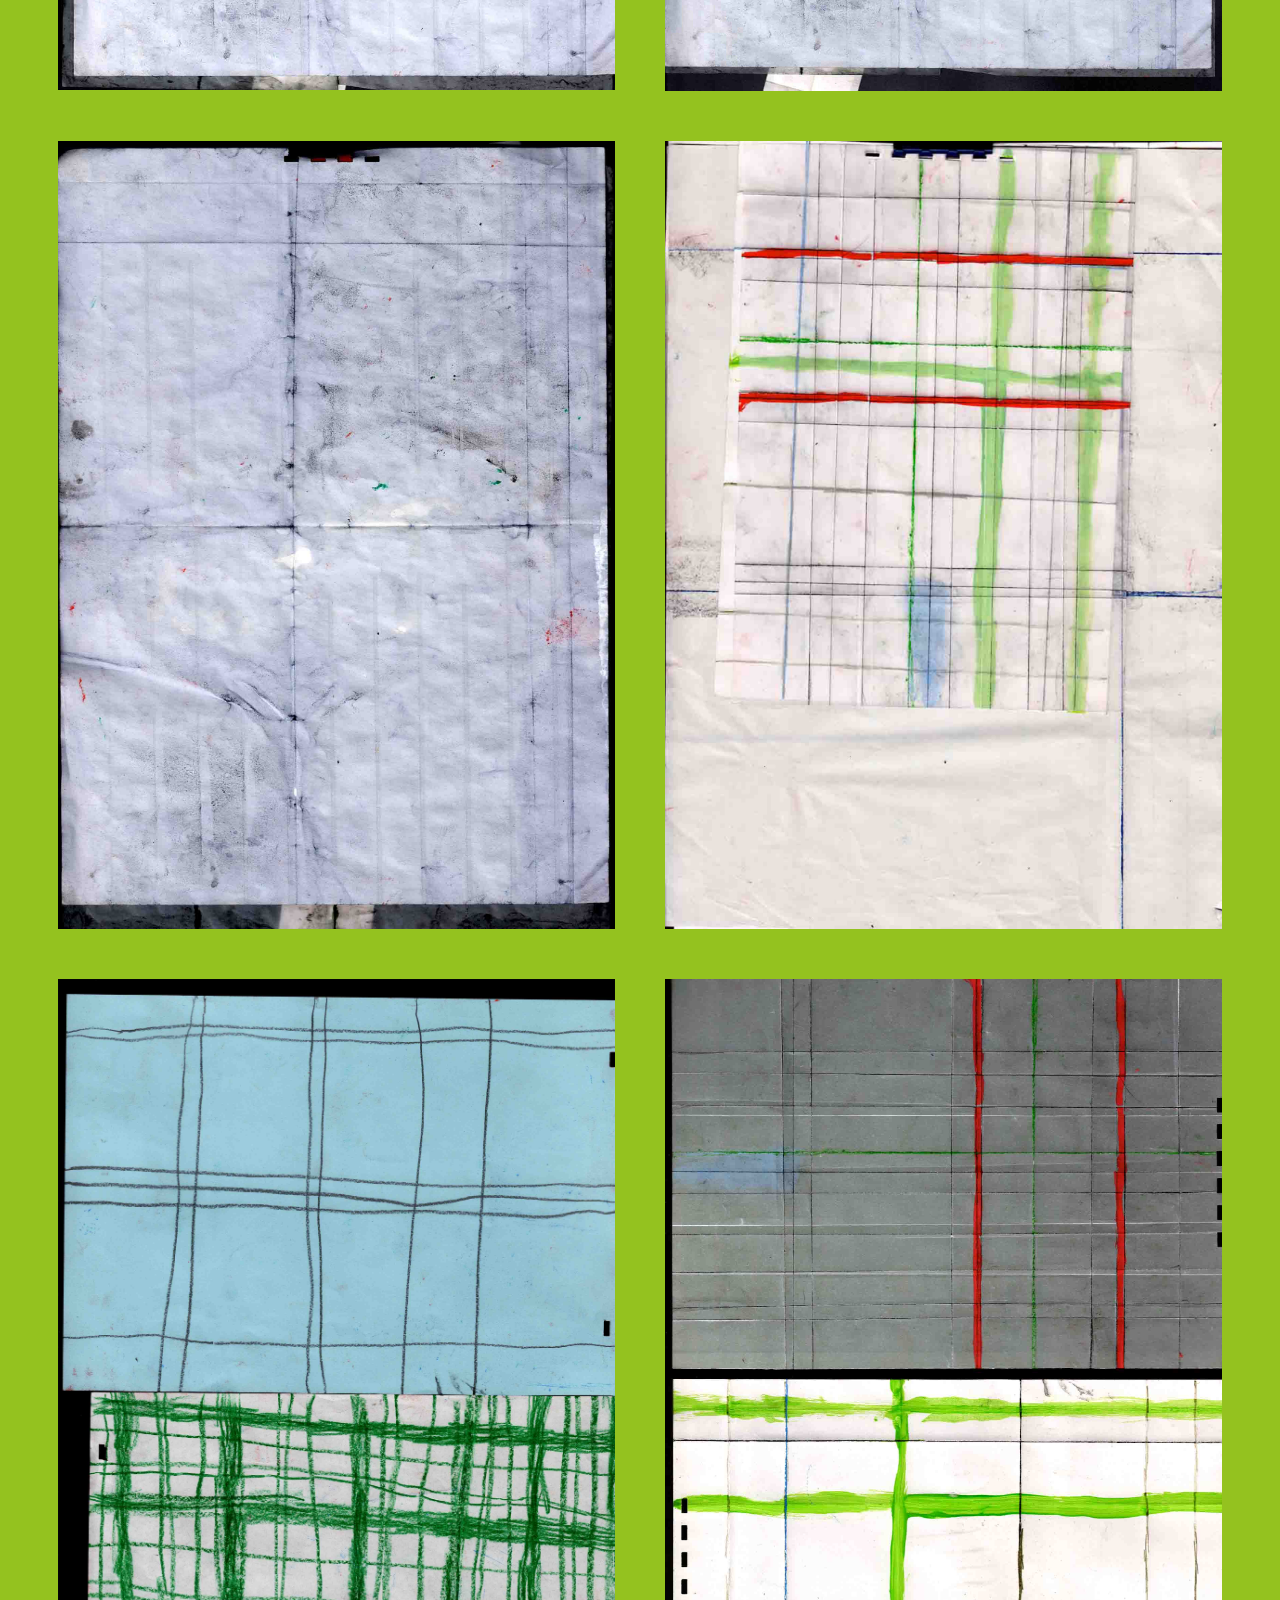
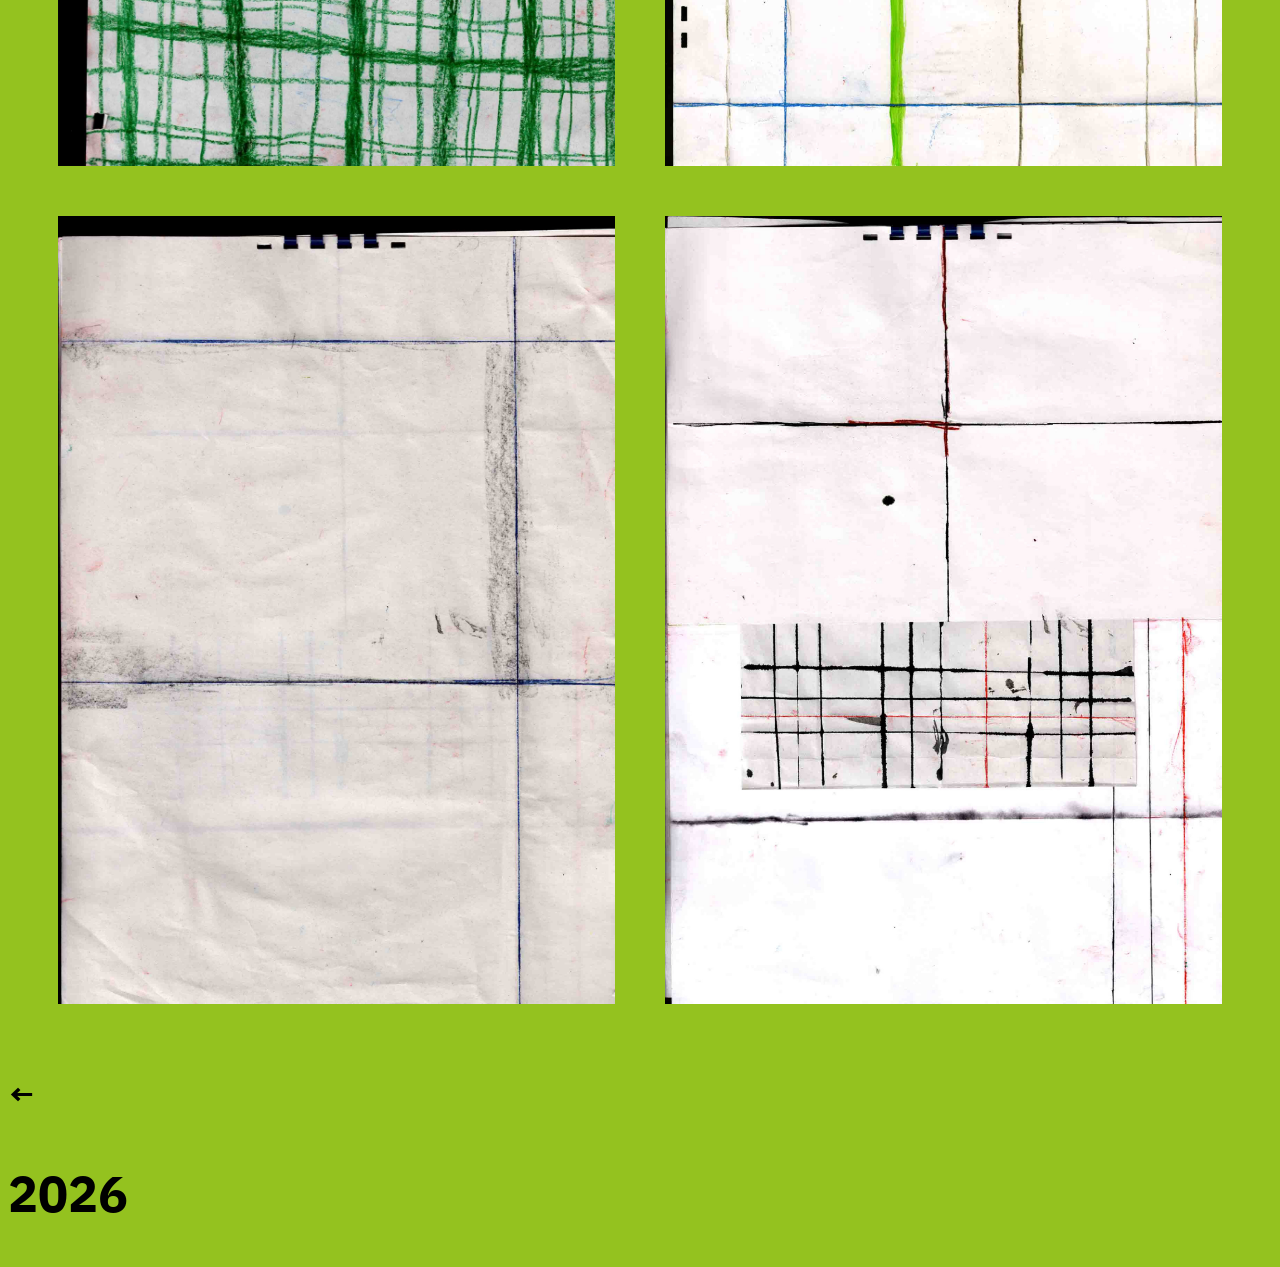
<file: grids.html>
<!DOCTYPE html>
<html lang="fr">
<head>
    <meta charset="UTF-8">
    <meta name="viewport" content="width=device-width, initial-scale=1.0">
    <link rel="stylesheet" href="style.css">
    <title>grids</title>

    <link rel="shortcut icon" href="icons/icon1.svg">

</head>
<body class="grilles">
    
    <h4>grilles</h4>
    <h2>
Expérimentation plastique:
<br>
par le pliage, des jeux de textures et motifs.
Sur différents supports comme le calque, le papier Cyclus trempé et le papier machine... 
<br>
<br>
Médiums -> encre de Chine, crayon, pigments, acrylique, Posca, gouache et pastels.

    </h2>
    <div class="grid">
    <img src="imgs/grids-bis/2bis.jpg" alt="carnet typo">
    <img src="imgs/grids-bis/3bis.jpg" alt="carnet typo">
    <img src="imgs/grids-bis/6bis.jpg" alt="carnet typo">
    <img src="imgs/grids-bis/19bis.jpg" alt="carnet typo">
    <img src="imgs/grids-bis/25bis.jpg" alt="carnet typo">
    <img src="imgs/grids-bis/27bis.jpg" alt="carnet typo">
    <img src="imgs/grids-bis/23bis.jpg" alt="carnet typo">
    <img src="imgs/grids-bis/24bis.jpg" alt="carnet typo">
    </div>

    <a href="index.html" class="flèche-1">←</a>
    <br>
<h2>2026</h2>

</body>
</html>
</file>
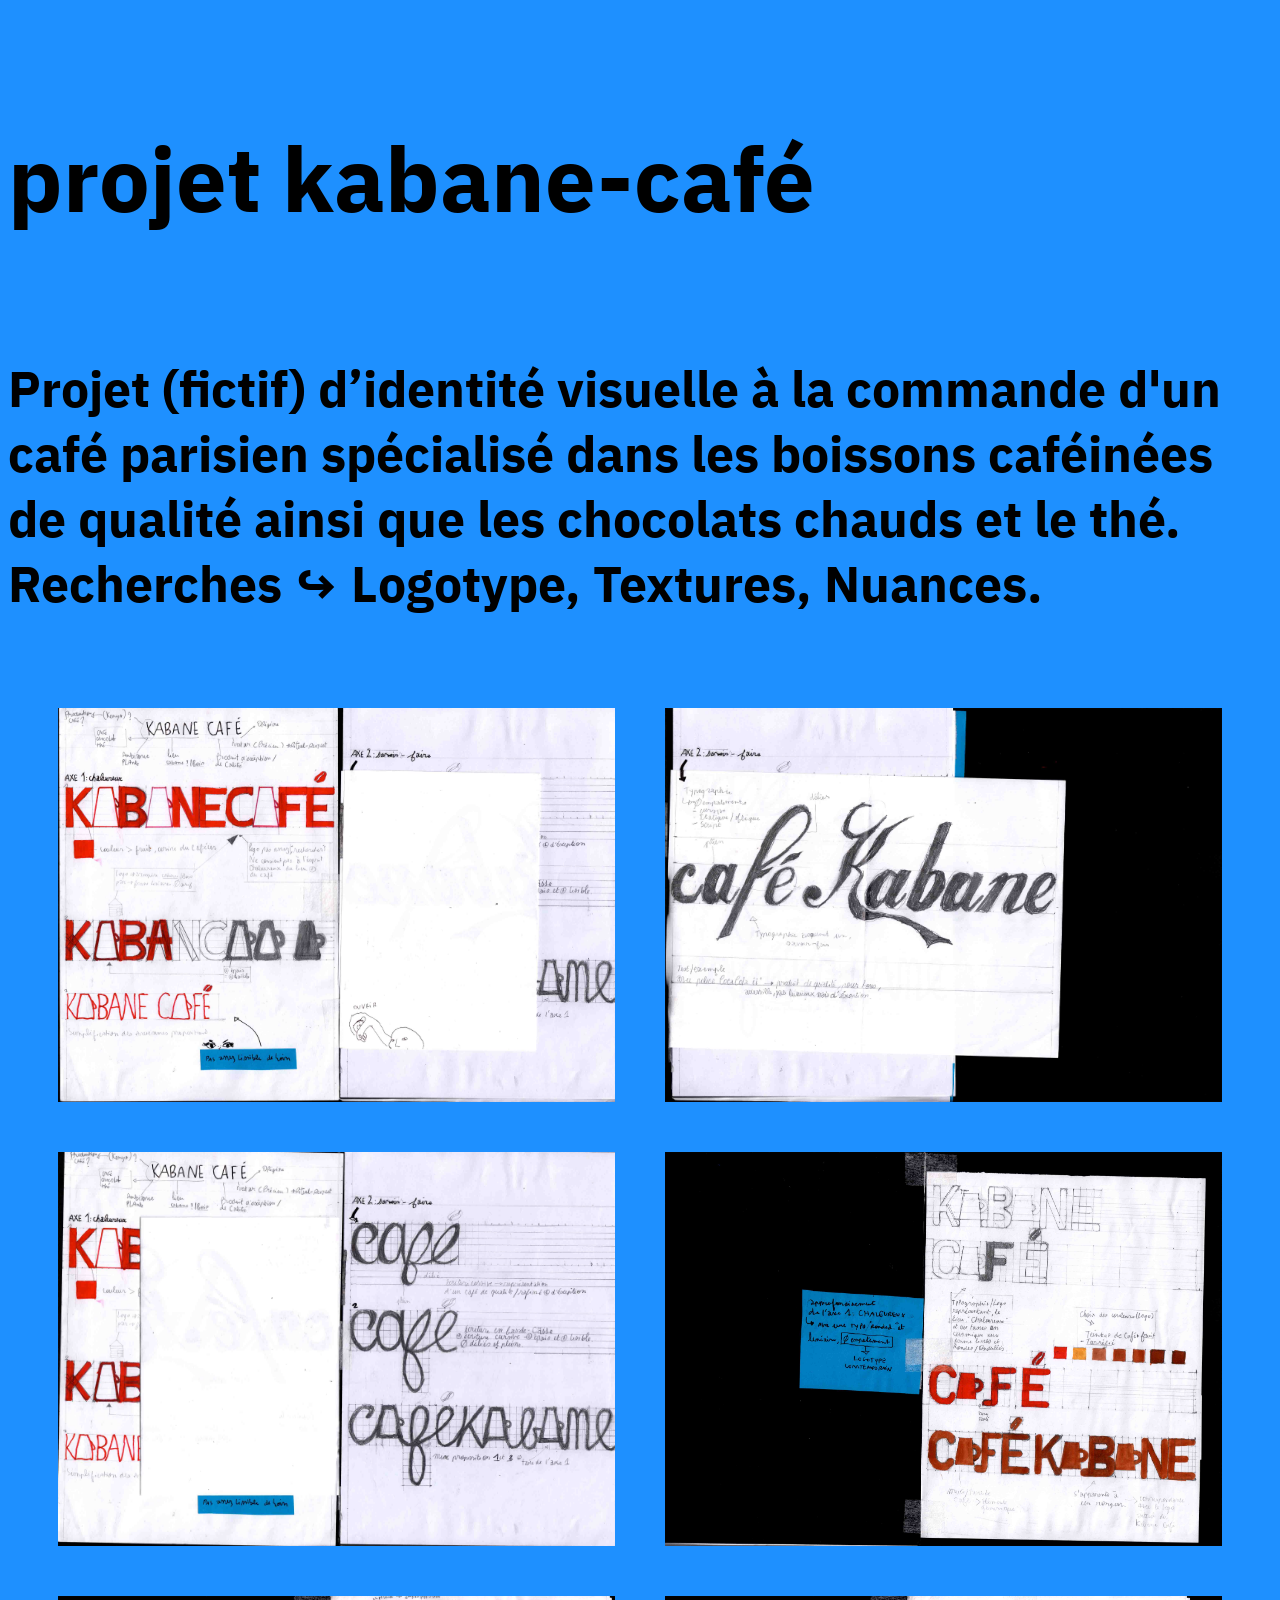
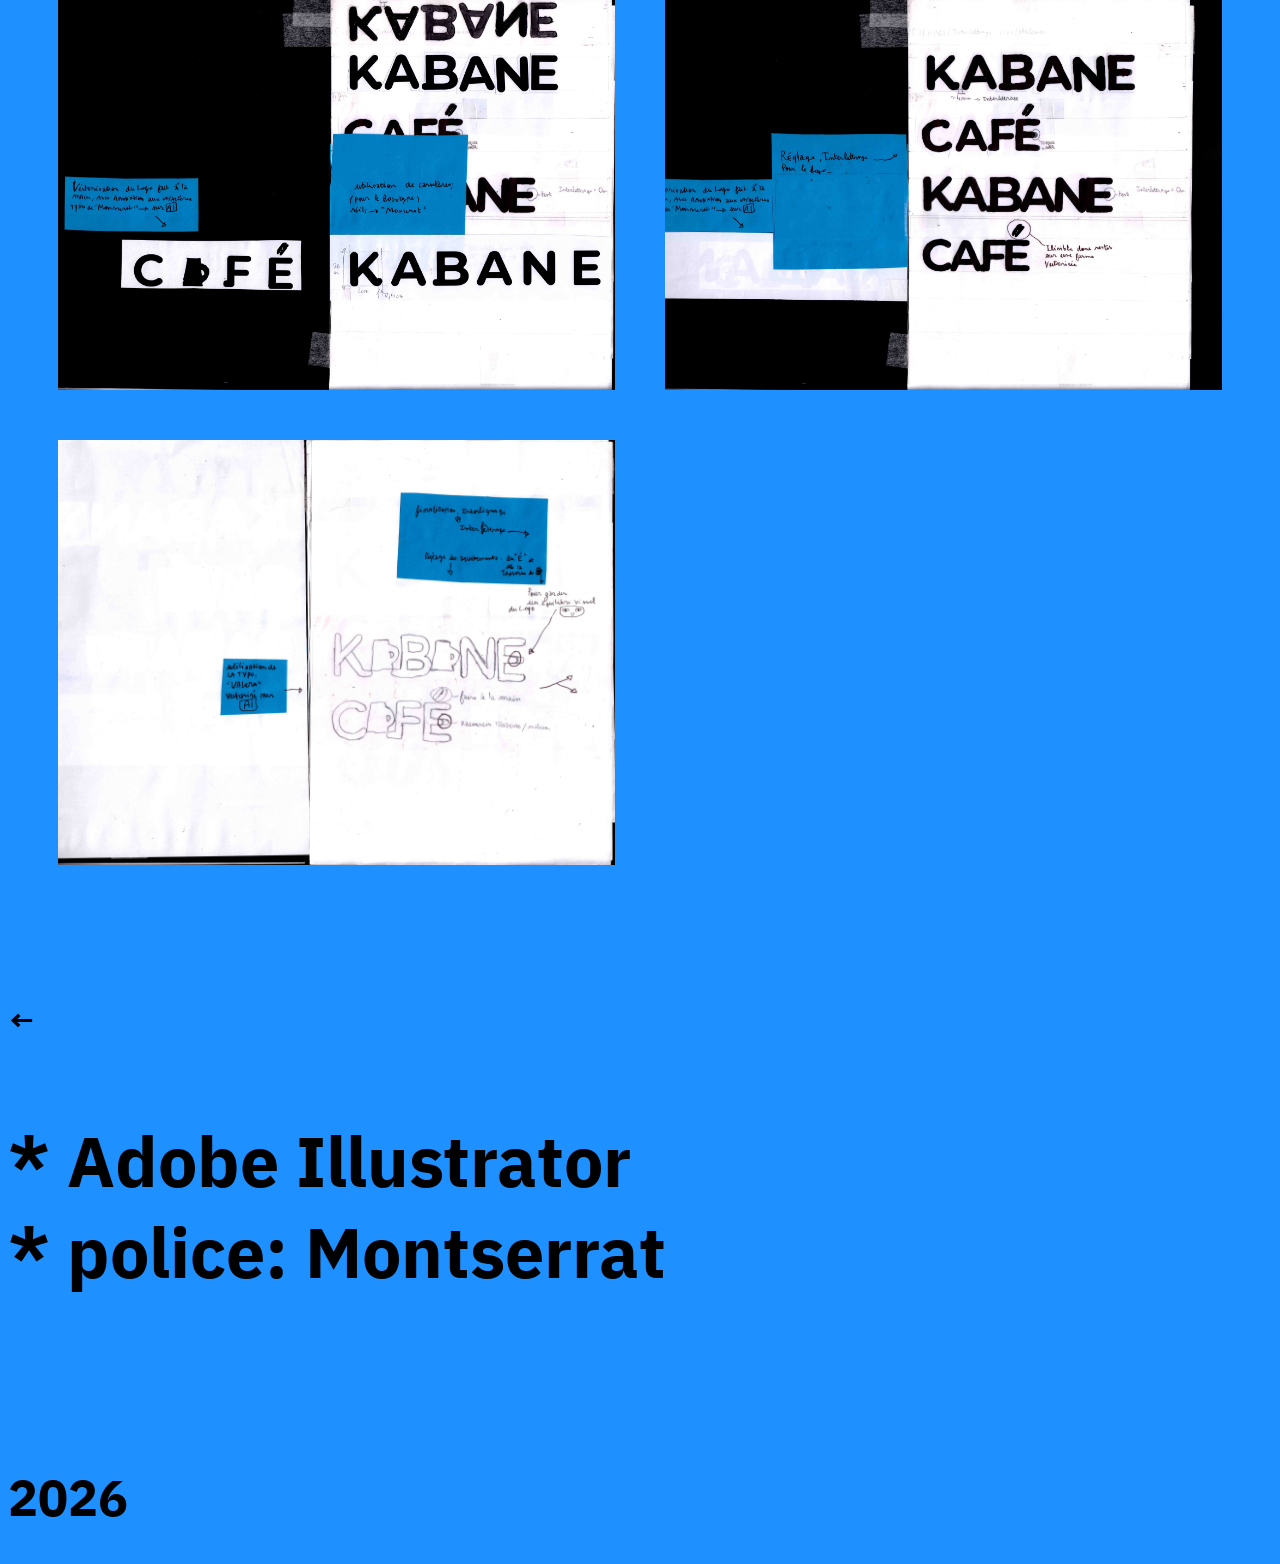
<file: kabane-cafe.html>
<!DOCTYPE html>
<html lang="fr">
<head>
    <meta charset="UTF-8">
    <meta name="viewport" content="width=device-width, initial-scale=1.0">
    <title>projet kabane-café</title>
    
    <link rel="shortcut icon" href="icons/icon1.svg">
    
    <link rel="stylesheet" href="style.css">

</head>
<body>

<h4> projet kabane-café</h4>
    
    
  
<h2>Projet (fictif) d’identité visuelle à la commande d'un café parisien spécialisé dans les boissons caféinées de qualité ainsi que les chocolats chauds et le thé.
<br>    
Recherches ↪ Logotype, Textures, Nuances. 
           
</h2> 


<div class="grid">
    <img src="imgs/kabane-cafe-bis/2bis.jpg" alt="carnet typo">
    <img src="imgs/kabane-cafe-bis/3bis.jpg" alt="carnet typo">
    <img src="imgs/kabane-cafe-bis/4bis.jpg" alt="carnet typo">
    <img src="imgs/kabane-cafe-bis/5bis.jpg" alt="carnet typo">
    <img src="imgs/kabane-cafe-bis/6bis.jpg" alt="carnet typo">
    <img src="imgs/kabane-cafe-bis/7bis.jpg" alt="carnet typo">
    <img src="imgs/kabane-cafe-bis/8bis.jpg" alt="carnet typo">
  </div>

  <br>
  <a href="index.html" class="flèche-1">←</a>
  <h3>
 * Adobe Illustrator  
 <br>
 * police: Montserrat  
</h3>
<br>
<h1>2026</h1>

</body>
</html>
</file>
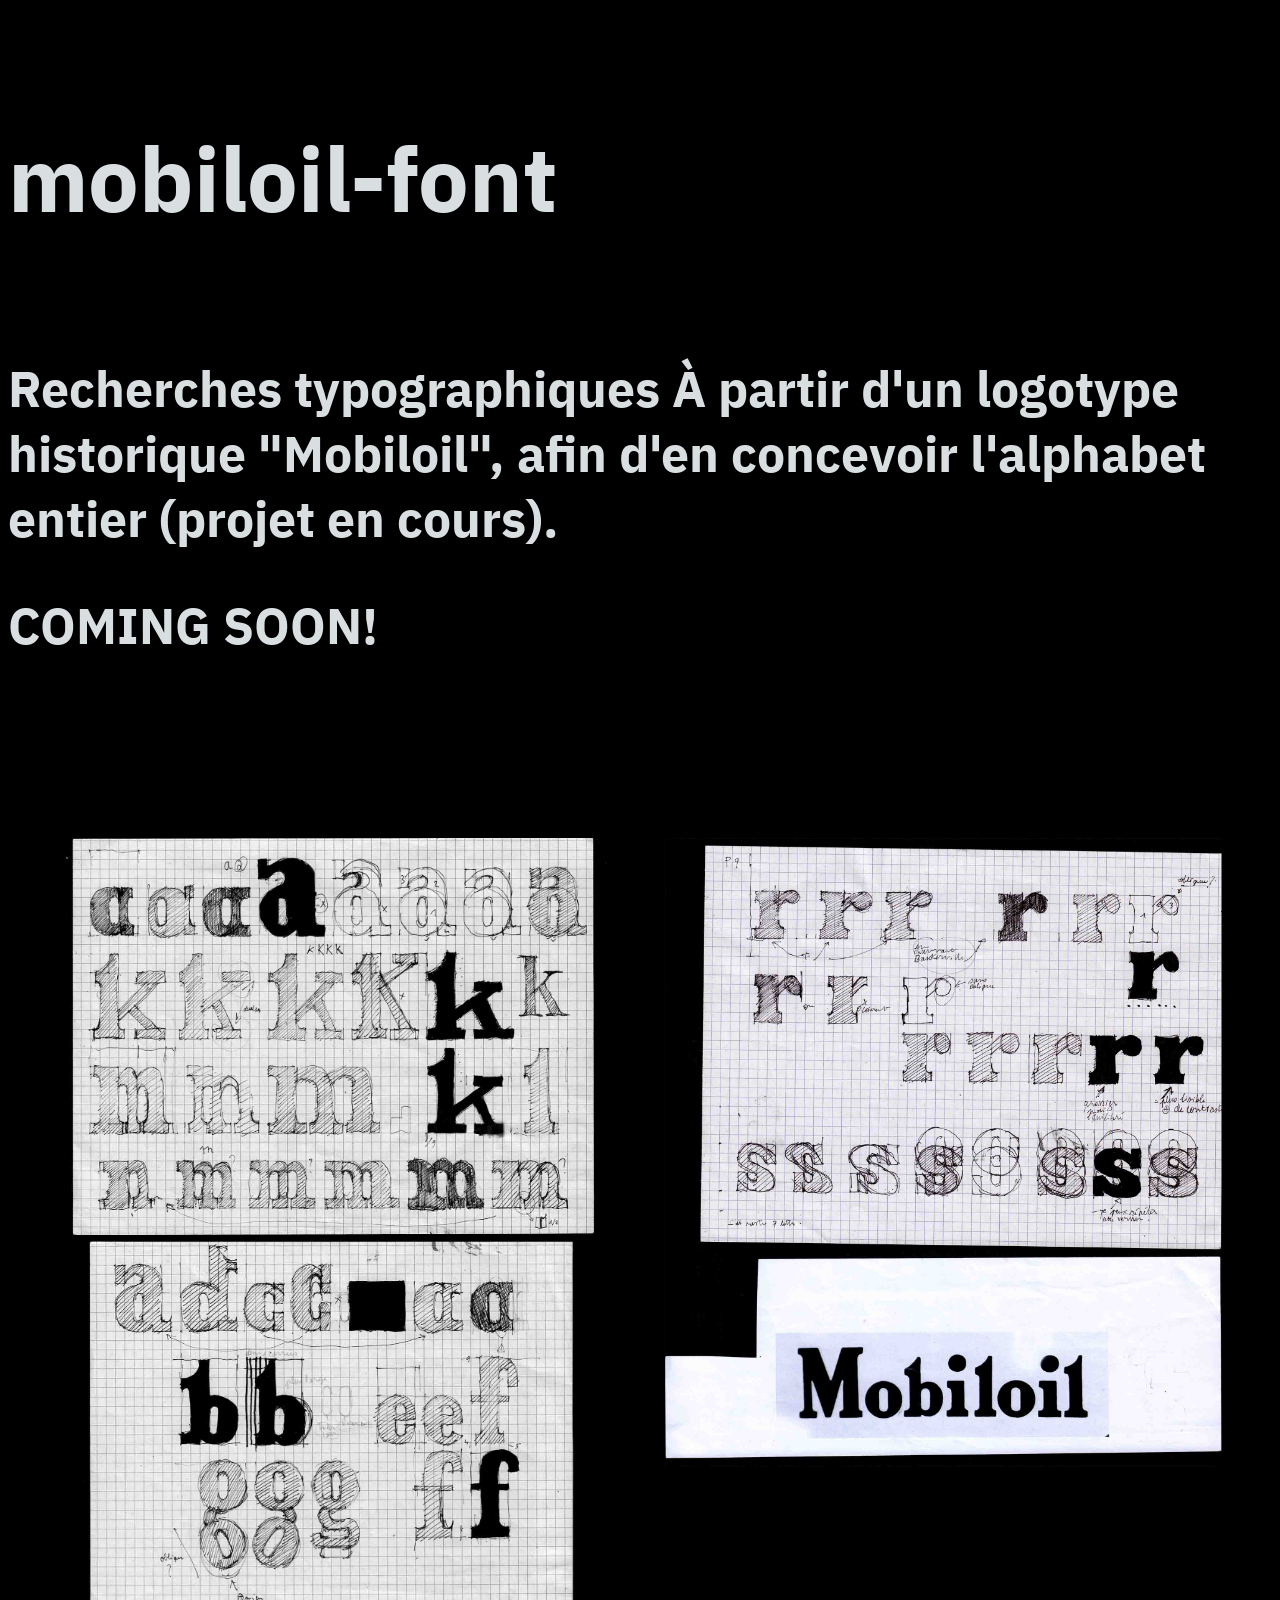
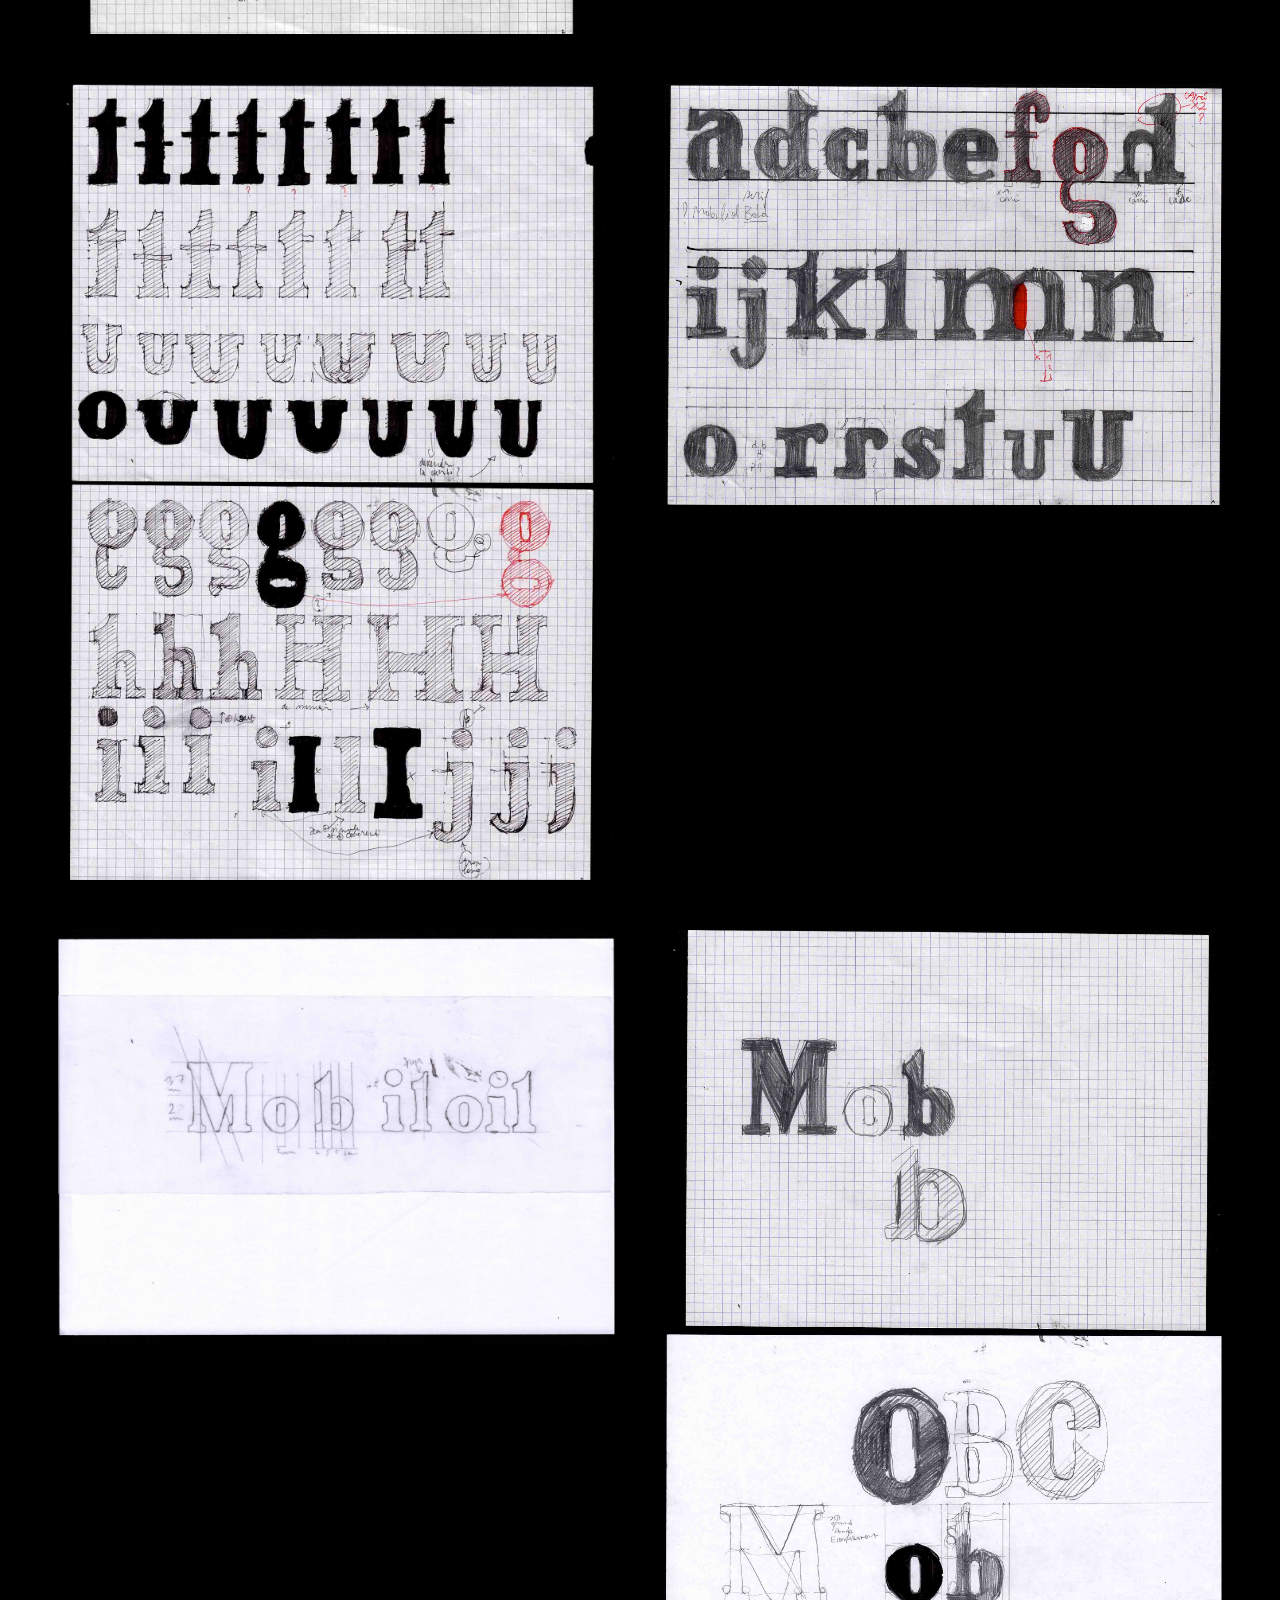
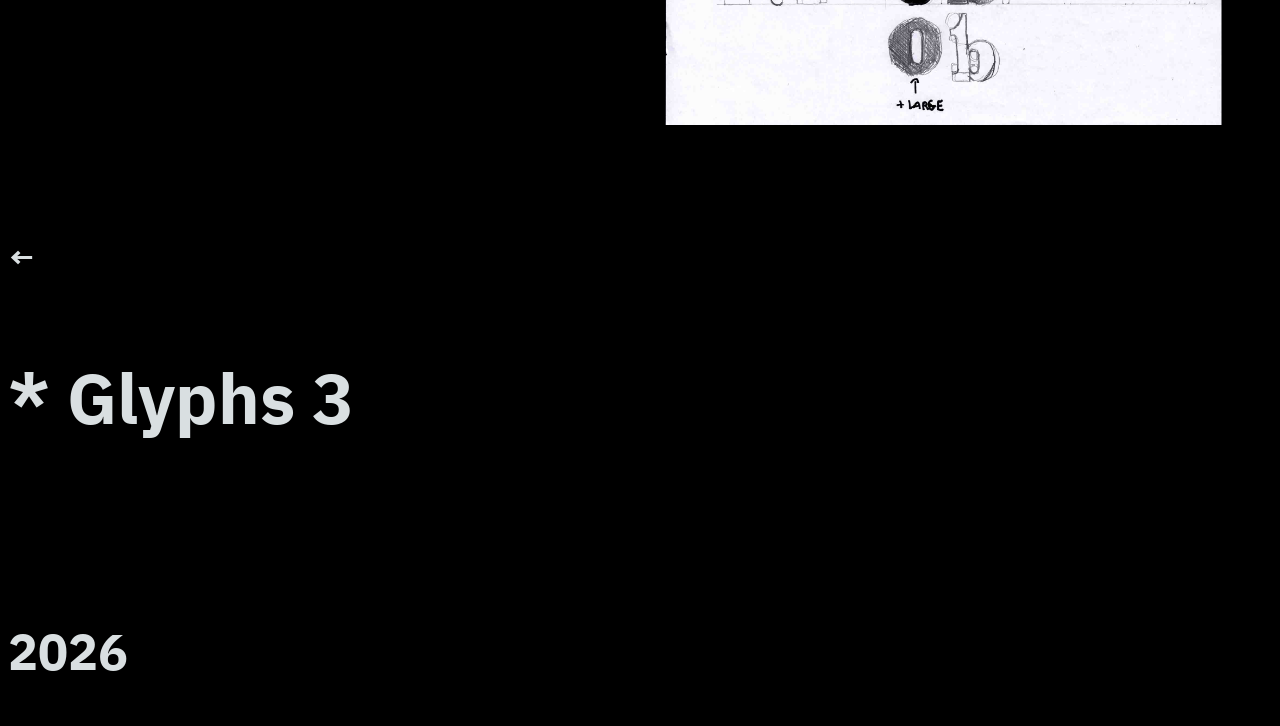
<file: mobiloil-font.html>
<!DOCTYPE html>
<html lang="fr">
<head>
    <meta charset="UTF-8">
    <meta name="viewport" content="width=device-width, initial-scale=1.0">
    <link rel="stylesheet" href="style.css">
     
    <link rel="shortcut icon" href="icons/icon1.svg">
    
    <title>mobiloil-font</title>

</head> 
<body class="mobiloil-font"> 
<h4>
mobiloil-font
</h4>
<h2>
Recherches typographiques 
À partir d'un logotype historique "Mobiloil", afin d'en concevoir l'alphabet entier (projet en cours).
</h2 >
<h2>
COMING SOON!
<br>
<br>
<br>
<div class="grid">
    <img src="imgs/mobiloil-font-bis /1bis.jpg" alt="mobiloil font">
    <img src="imgs/mobiloil-font-bis /2bis.jpg" alt="mobiloil font">
    <img src="imgs/mobiloil-font-bis /3bis.jpg" alt="mobiloil font">
    <img src="imgs/mobiloil-font-bis /4bis.jpg" alt="mobiloil font">
    <img src="imgs/mobiloil-font-bis /6bis.jpg" alt="mobiloil font">
    <img src="imgs/mobiloil-font-bis /7bis.jpg" alt="mobiloil font">
    

  </div>
</h2 >


<a href="index.html" class="flèche">←</a>
<h3 class light>
* Glyphs 3
</h3>
<br>
<h2>2026</h2>

</body>

</html>
</file>
<file: style.css>
/* je suis un comentaire*/
@font-face{  
         font-family: 'IBMPlexSans';
         src: url(fonts/IBMPlexSans-Bold.woff2) format(woff2);
         font-weight: 900;
         font-style: normal;
        }

        @font-face{  
         font-family: 'IBMPlexSans';
         src: url(fonts/IBMPlexSans-Light.woff2) format(woff2);
         font-weight: 200;
         font-style: normal;
        }

header {
    display: grid;
    grid-template-columns: auto auto;
    justify-self: space-between;
    position: relative;
    align-items: initial;
    padding: 70px;
}

body  { 
    font-family: 'IBMPlexSans';
    background-color: dodgerblue;
     font-size: 50px;
    font-weight: bold;
}
body p { 
    font-family: 'IBMPlexSans';
    background-color: dodgerblue;
     font-size: 50px;
    font-weight: bold;
}

h1{
    font-family: 'IBMPlexSans';
    font-size: 50px;
    font-weight: bold;
}

h2{
    font-family: 'IBMPlexSans';
    font-size: 50px;
    font-weight: bold;
}

h3{
    font-family: 'IBMPlexSans';
    font-size: 70px;
    font-weight: bold;
}

h4{
    font-family: 'IBMPlexSans';
    font-size: 90px;
    font-weight: bold;
}

h2 main{
font-family: 'IBMPlexSans';
    font-size: 50px;
    font-weight: bold;
    grid-template-columns: auto auto;
    justify-self: space-between;
    align-items: top;
}


p {
    font-family: 'IBMPlexSans';
    font-size: 50px;
    font-weight: bold;
}

img{
    max-width: 100%;
    height: auto;
    align: center

}

.grid{
    display: grid;
    grid-template-columns:1fr 1fr;
    justify-content: center;
    gap: 50px;
    padding: 50px;
}

.home-link{
    color:black;
    text-decoration: none;
    font-size: 30px;
    font-weight: 900;

}

.home-link:visited{
    color:black;
}

.fond-noir{
background-color: #000000;
color:  rgb(217, 223, 225);
font-family: IBMPlexSans;
font-size: 150px;
grid-auto-columns: (4fr,2fr);

        
}

.fond-noir:visited{
color:  rgb(217, 223, 225);
background-color: #000000;

}

.about-link{
    background: dodgerblue;
      font-family: IBMPlexSans;
         font-weight: 900;
}

.dessins-vectoriel{
    background:  
    rgb(20, 186, 120);
}

.grilles{
    background: #94c21f;
}

.croquis{
    background: grey;
}

.light{
     
         font-family: 'IBMPlexSans';
         src: url(fonts/IBMPlexSans-Light.woff2) format(woff2);
         font-weight: 200;
         font-style: small;
}

.mobiloil-font{
    background-color: rgb(0, 0, 0);
    color: rgb(217, 223, 225);
}

.flèche{
  font-size: 30px;
  color: rgb(217, 223, 225);
  text-decoration: none;
   font-weight: 900;
}

.flèche-1{
  font-size: 30px;
  color: black;
  text-decoration: none;
   font-weight: 900;
}

.home-link:hover{
    color: rgb(198, 18, 54);
}
</file>
